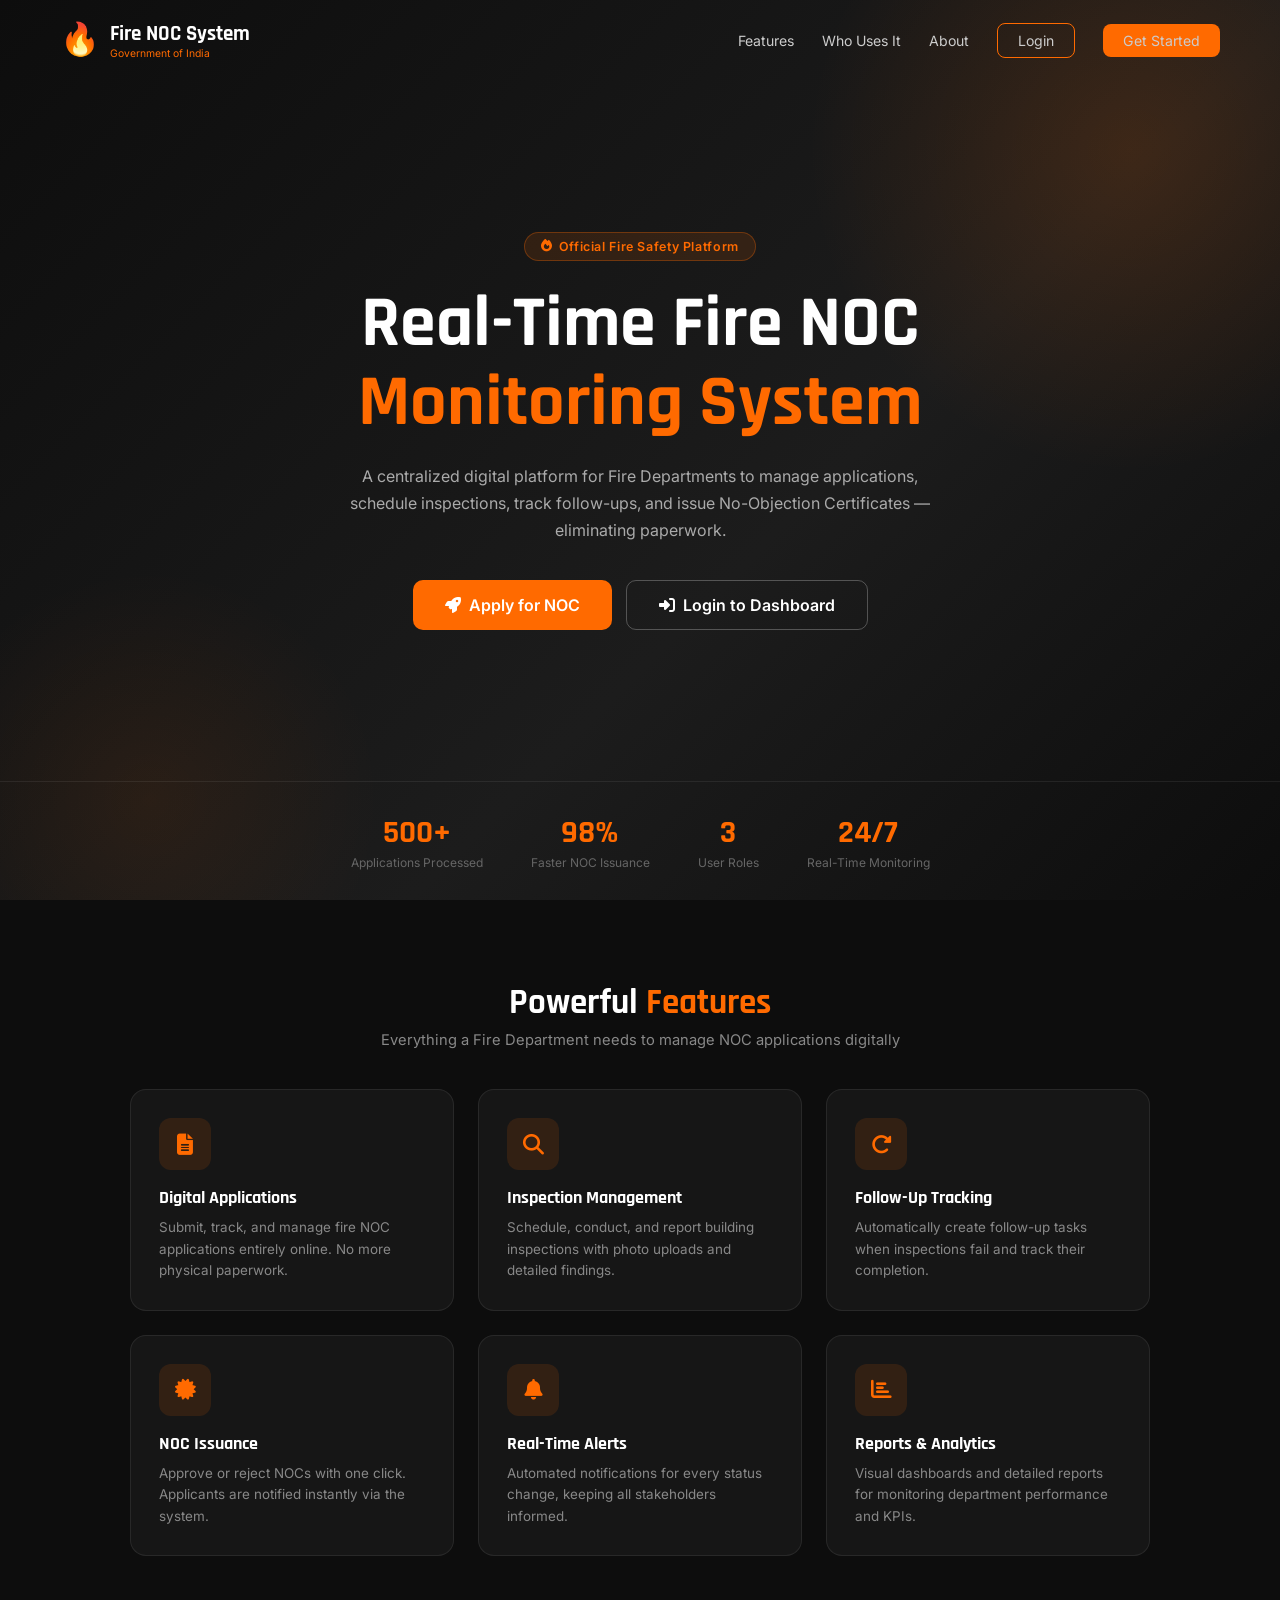
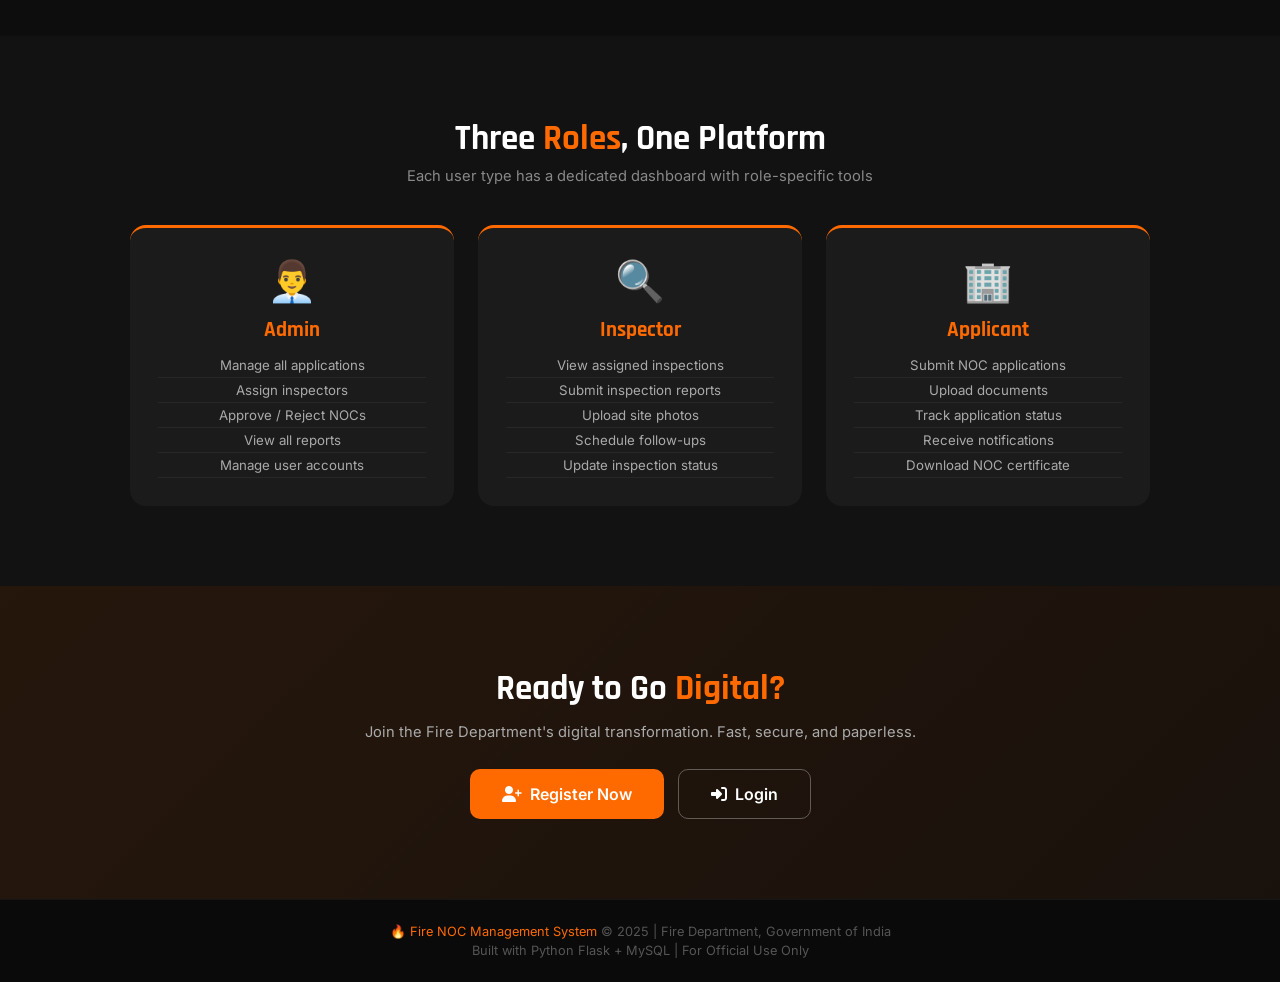
<file: frontend/index.html>
<!DOCTYPE html>
<html lang="en">
<head>
  <meta charset="UTF-8">
  <meta name="viewport" content="width=device-width,initial-scale=1">
  <title>Fire NOC System | Fire Department Management</title>
  <link rel="stylesheet" href="css/style.css">
  <link rel="stylesheet" href="https://cdnjs.cloudflare.com/ajax/libs/font-awesome/6.4.0/css/all.min.css">
  <style>
    body { margin:0; background:#0d0d0d; color:#fff; font-family:'Inter',sans-serif; overflow-x:hidden; }
    /* Hero */
    .hero {
      min-height:100vh; display:flex; flex-direction:column;
      background: linear-gradient(135deg, #0d0d0d 0%, #1c1c1c 60%, #0d0d0d 100%);
      position:relative; overflow:hidden;
    }
    .hero-bg-glow {
      position:absolute; width:700px; height:700px; border-radius:50%;
      background:radial-gradient(circle, rgba(255,106,0,.15) 0%, transparent 65%);
      top:-200px; right:-200px; pointer-events:none;
    }
    .hero-bg-glow2 {
      position:absolute; width:500px; height:500px; border-radius:50%;
      background:radial-gradient(circle, rgba(255,106,0,.08) 0%, transparent 65%);
      bottom:-150px; left:-100px; pointer-events:none;
    }
    /* Navbar */
    .landing-nav {
      display:flex; align-items:center; justify-content:space-between;
      padding:20px 60px; position:relative; z-index:10;
    }
    .nav-logo { display:flex; align-items:center; gap:10px; }
    .nav-logo .fire { font-size:2rem; }
    .nav-logo span { font-family:'Rajdhani',sans-serif; font-size:1.3rem; font-weight:700; }
    .nav-logo span small { display:block; font-size:.65rem; color:#ff6a00; font-family:'Inter',sans-serif; font-weight:400; }
    .nav-links { display:flex; gap:28px; align-items:center; }
    .nav-links a { color:#ccc; text-decoration:none; font-size:.88rem; transition:color .2s; }
    .nav-links a:hover { color:#ff6a00; }
    .btn-nav-login {
      background:transparent; border:1.5px solid #ff6a00; color:#ff6a00;
      padding:8px 20px; border-radius:8px; font-size:.88rem; cursor:pointer; transition:all .2s;
      text-decoration:none;
    }
    .btn-nav-login:hover { background:#ff6a00; color:#fff; }
    .btn-nav-start {
      background:#ff6a00; color:#fff; border:none;
      padding:8px 20px; border-radius:8px; font-size:.88rem; cursor:pointer; transition:all .2s;
      text-decoration:none;
    }
    .btn-nav-start:hover { background:#cc5200; }

    /* Hero Content */
    .hero-content {
      flex:1; display:flex; flex-direction:column; align-items:center;
      justify-content:center; text-align:center; padding:40px 20px;
      position:relative; z-index:1;
    }
    .hero-badge {
      display:inline-flex; align-items:center; gap:6px;
      background:rgba(255,106,0,.12); border:1px solid rgba(255,106,0,.3);
      color:#ff6a00; padding:6px 16px; border-radius:20px;
      font-size:.78rem; font-weight:600; margin-bottom:24px; letter-spacing:.05em;
    }
    .hero-title {
      font-family:'Rajdhani',sans-serif; font-size:clamp(2.5rem,6vw,4.5rem);
      line-height:1.1; font-weight:700; margin-bottom:20px;
    }
    .hero-title span { color:#ff6a00; }
    .hero-sub { font-size:1rem; color:#aaa; max-width:580px; line-height:1.7; margin-bottom:36px; }
    .hero-btns { display:flex; gap:14px; flex-wrap:wrap; justify-content:center; }
    .btn-hero-primary {
      background:#ff6a00; color:#fff; padding:14px 32px;
      border-radius:10px; font-size:1rem; font-weight:600;
      cursor:pointer; transition:all .25s; text-decoration:none;
      border:none; display:inline-flex; align-items:center; gap:8px;
    }
    .btn-hero-primary:hover { background:#cc5200; transform:translateY(-2px); box-shadow:0 12px 32px rgba(255,106,0,.35); }
    .btn-hero-outline {
      background:transparent; color:#fff; padding:14px 32px;
      border-radius:10px; font-size:1rem; font-weight:600;
      cursor:pointer; transition:all .25s; text-decoration:none;
      border:1.5px solid rgba(255,255,255,.25); display:inline-flex; align-items:center; gap:8px;
    }
    .btn-hero-outline:hover { border-color:#ff6a00; color:#ff6a00; }

    /* Stats bar */
    .stats-bar {
      display:flex; justify-content:center; gap:48px; padding:30px 40px;
      border-top:1px solid rgba(255,255,255,.07); position:relative; z-index:1; flex-wrap:wrap;
    }
    .stat-item { text-align:center; }
    .stat-item .num { font-family:'Rajdhani',sans-serif; font-size:2rem; color:#ff6a00; font-weight:700; }
    .stat-item .lbl { font-size:.75rem; color:#666; margin-top:2px; }

    /* Features */
    .section { padding:80px 40px; max-width:1100px; margin:0 auto; }
    .section-title { text-align:center; margin-bottom:14px; }
    .section-title h2 { font-family:'Rajdhani',sans-serif; font-size:2.2rem; }
    .section-title h2 span { color:#ff6a00; }
    .section-title p { color:#888; font-size:.92rem; margin-top:6px; }

    .features-grid { display:grid; grid-template-columns:repeat(auto-fit,minmax(280px,1fr)); gap:24px; margin-top:40px; }
    .feature-card {
      background:rgba(255,255,255,.04); border:1px solid rgba(255,255,255,.08);
      border-radius:16px; padding:28px; transition:all .25s;
    }
    .feature-card:hover { background:rgba(255,106,0,.06); border-color:rgba(255,106,0,.25); transform:translateY(-4px); }
    .feature-icon { width:52px; height:52px; border-radius:12px; background:rgba(255,106,0,.12); color:#ff6a00; display:flex; align-items:center; justify-content:center; font-size:1.3rem; margin-bottom:16px; }
    .feature-card h4 { font-family:'Rajdhani',sans-serif; font-size:1.15rem; margin-bottom:8px; }
    .feature-card p  { font-size:.84rem; color:#888; line-height:1.6; }

    /* Roles */
    .roles-grid { display:grid; grid-template-columns:repeat(auto-fit,minmax(260px,1fr)); gap:24px; margin-top:40px; }
    .role-card {
      background:rgba(255,255,255,.04); border-radius:16px; padding:28px;
      border-top:3px solid #ff6a00; text-align:center;
    }
    .role-card .role-icon { font-size:2.5rem; margin-bottom:12px; }
    .role-card h4 { font-family:'Rajdhani',sans-serif; font-size:1.3rem; color:#ff6a00; margin-bottom:10px; }
    .role-card ul { list-style:none; padding:0; }
    .role-card ul li { font-size:.83rem; color:#aaa; padding:4px 0; border-bottom:1px solid rgba(255,255,255,.05); }

    /* CTA */
    .cta-section {
      text-align:center; padding:80px 40px;
      background:linear-gradient(135deg, rgba(255,106,0,.1) 0%, rgba(255,106,0,.05) 100%);
    }
    .cta-section h2 { font-family:'Rajdhani',sans-serif; font-size:2.2rem; margin-bottom:12px; }
    .cta-section p { color:#aaa; font-size:.92rem; margin-bottom:28px; }

    /* Footer */
    footer {
      background:#0a0a0a; border-top:1px solid rgba(255,255,255,.05);
      text-align:center; padding:24px; color:#555; font-size:.8rem;
    }
    footer span { color:#ff6a00; }

    @media(max-width:768px) {
      .landing-nav { padding:16px 20px; }
      .nav-links { display:none; }
      .hero-title { font-size:2.2rem; }
      .stats-bar { gap:24px; }
    }
  </style>
</head>
<body>
  <!-- NAVBAR -->
  <div class="hero">
    <div class="hero-bg-glow"></div>
    <div class="hero-bg-glow2"></div>
    <nav class="landing-nav">
      <div class="nav-logo">
        <span class="fire">🔥</span>
        <span>Fire NOC System <small>Government of India</small></span>
      </div>
      <div class="nav-links">
        <a href="#features">Features</a>
        <a href="#roles">Who Uses It</a>
        <a href="#about">About</a>
        <a href="pages/login.html" class="btn-nav-login">Login</a>
        <a href="pages/register.html" class="btn-nav-start">Get Started</a>
      </div>
    </nav>

    <!-- HERO CONTENT -->
    <div class="hero-content">
      <div class="hero-badge"><i class="fas fa-fire"></i> Official Fire Safety Platform</div>
      <h1 class="hero-title">Real-Time Fire NOC<br><span>Monitoring System</span></h1>
      <p class="hero-sub">
        A centralized digital platform for Fire Departments to manage applications, schedule inspections, track follow-ups, and issue No-Objection Certificates — eliminating paperwork.
      </p>
      <div class="hero-btns">
        <a href="pages/register.html" class="btn-hero-primary"><i class="fas fa-rocket"></i> Apply for NOC</a>
        <a href="pages/login.html" class="btn-hero-outline"><i class="fas fa-sign-in-alt"></i> Login to Dashboard</a>
      </div>
    </div>

    <!-- STATS BAR -->
    <div class="stats-bar">
      <div class="stat-item"><div class="num">500+</div><div class="lbl">Applications Processed</div></div>
      <div class="stat-item"><div class="num">98%</div><div class="lbl">Faster NOC Issuance</div></div>
      <div class="stat-item"><div class="num">3</div><div class="lbl">User Roles</div></div>
      <div class="stat-item"><div class="num">24/7</div><div class="lbl">Real-Time Monitoring</div></div>
    </div>
  </div>

  <!-- FEATURES -->
  <section class="section" id="features">
    <div class="section-title">
      <h2>Powerful <span>Features</span></h2>
      <p>Everything a Fire Department needs to manage NOC applications digitally</p>
    </div>
    <div class="features-grid">
      <div class="feature-card">
        <div class="feature-icon"><i class="fas fa-file-alt"></i></div>
        <h4>Digital Applications</h4>
        <p>Submit, track, and manage fire NOC applications entirely online. No more physical paperwork.</p>
      </div>
      <div class="feature-card">
        <div class="feature-icon"><i class="fas fa-search"></i></div>
        <h4>Inspection Management</h4>
        <p>Schedule, conduct, and report building inspections with photo uploads and detailed findings.</p>
      </div>
      <div class="feature-card">
        <div class="feature-icon"><i class="fas fa-redo-alt"></i></div>
        <h4>Follow-Up Tracking</h4>
        <p>Automatically create follow-up tasks when inspections fail and track their completion.</p>
      </div>
      <div class="feature-card">
        <div class="feature-icon"><i class="fas fa-certificate"></i></div>
        <h4>NOC Issuance</h4>
        <p>Approve or reject NOCs with one click. Applicants are notified instantly via the system.</p>
      </div>
      <div class="feature-card">
        <div class="feature-icon"><i class="fas fa-bell"></i></div>
        <h4>Real-Time Alerts</h4>
        <p>Automated notifications for every status change, keeping all stakeholders informed.</p>
      </div>
      <div class="feature-card">
        <div class="feature-icon"><i class="fas fa-chart-bar"></i></div>
        <h4>Reports & Analytics</h4>
        <p>Visual dashboards and detailed reports for monitoring department performance and KPIs.</p>
      </div>
    </div>
  </section>

  <!-- ROLES -->
  <section style="background:rgba(255,255,255,.02);padding:80px 0;" id="roles">
    <div class="section" style="padding-top:0;padding-bottom:0">
      <div class="section-title">
        <h2>Three <span>Roles</span>, One Platform</h2>
        <p>Each user type has a dedicated dashboard with role-specific tools</p>
      </div>
      <div class="roles-grid">
        <div class="role-card">
          <div class="role-icon">👨‍💼</div>
          <h4>Admin</h4>
          <ul>
            <li>Manage all applications</li>
            <li>Assign inspectors</li>
            <li>Approve / Reject NOCs</li>
            <li>View all reports</li>
            <li>Manage user accounts</li>
          </ul>
        </div>
        <div class="role-card">
          <div class="role-icon">🔍</div>
          <h4>Inspector</h4>
          <ul>
            <li>View assigned inspections</li>
            <li>Submit inspection reports</li>
            <li>Upload site photos</li>
            <li>Schedule follow-ups</li>
            <li>Update inspection status</li>
          </ul>
        </div>
        <div class="role-card">
          <div class="role-icon">🏢</div>
          <h4>Applicant</h4>
          <ul>
            <li>Submit NOC applications</li>
            <li>Upload documents</li>
            <li>Track application status</li>
            <li>Receive notifications</li>
            <li>Download NOC certificate</li>
          </ul>
        </div>
      </div>
    </div>
  </section>

  <!-- CTA -->
  <section class="cta-section" id="about">
    <h2>Ready to Go <span style="color:#ff6a00">Digital?</span></h2>
    <p>Join the Fire Department's digital transformation. Fast, secure, and paperless.</p>
    <div style="display:flex;gap:14px;justify-content:center;flex-wrap:wrap">
      <a href="pages/register.html" class="btn-hero-primary"><i class="fas fa-user-plus"></i> Register Now</a>
      <a href="pages/login.html" class="btn-hero-outline" style="color:#fff;border-color:rgba(255,255,255,.3)"><i class="fas fa-sign-in-alt"></i> Login</a>
    </div>
  </section>

  <!-- FOOTER -->
  <footer>
    <p>🔥 <span>Fire NOC Management System</span> &copy; 2025 | Fire Department, Government of India</p>
    <p style="margin-top:4px">Built with Python Flask + MySQL | For Official Use Only</p>
  </footer>
</body>
</html>
</file>
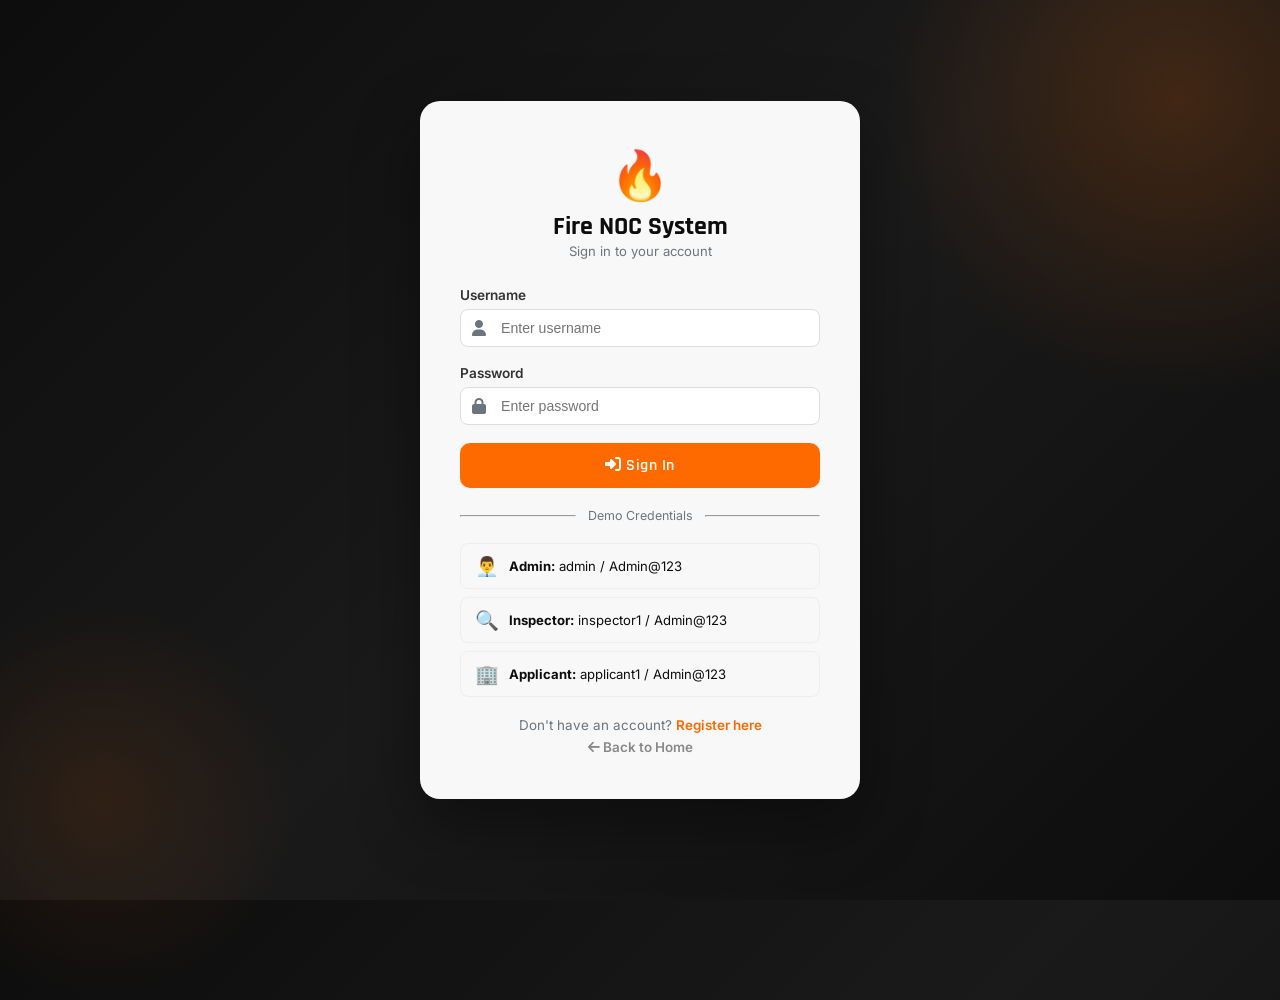
<file: frontend/pages/application-status.html>
<!DOCTYPE html>
<html lang="en">
<head>
  <meta charset="UTF-8"><meta name="viewport" content="width=device-width,initial-scale=1">
  <title>Application Status | Fire NOC System</title>
  <link rel="stylesheet" href="../css/style.css">
  <link rel="stylesheet" href="https://cdnjs.cloudflare.com/ajax/libs/font-awesome/6.4.0/css/all.min.css">
</head>
<body>
<div class="main-content" id="mainContent">
  <div class="page-content">

    <!-- Status tracker search -->
    <div class="card" style="margin-bottom:20px">
      <div class="card-body">
        <div style="display:flex;gap:12px;align-items:flex-end;flex-wrap:wrap">
          <div style="flex:1;min-width:200px">
            <label class="form-label">Track Application by ID</label>
            <input type="number" class="form-control" id="trackId" placeholder="Enter Application ID">
          </div>
          <button class="btn-primary-custom" onclick="trackApplication()"><i class="fas fa-search"></i> Track</button>
        </div>
      </div>
    </div>

    <!-- Timeline tracker result -->
    <div id="trackResult" style="display:none;margin-bottom:20px">
      <div class="card">
        <div class="card-header">
          <h5><i class="fas fa-map-marker-alt" style="color:#ff6a00;margin-right:8px"></i>Application Status Timeline</h5>
        </div>
        <div class="card-body">
          <div style="display:grid;grid-template-columns:1fr 1fr;gap:20px;margin-bottom:24px" id="trackSummary"></div>
          <div class="timeline" id="trackTimeline"></div>
        </div>
      </div>
    </div>

    <!-- All applications -->
    <div class="card">
      <div class="card-header">
        <h5><i class="fas fa-list" style="color:#ff6a00;margin-right:8px"></i>All Applications</h5>
        <div style="display:flex;gap:10px;align-items:center">
          <select class="form-select" id="statusFilter" style="width:auto;padding:8px 12px" onchange="filterByStatus()">
            <option value="">All Status</option>
            <option>Pending</option>
            <option>Under Inspection</option>
            <option>Follow-up Required</option>
            <option>Approved</option>
            <option>Rejected</option>
          </select>
          <input type="text" class="search-input" id="appSearch" placeholder="Search...">
        </div>
      </div>
      <div class="card-body" style="padding:0">
        <div class="table-responsive">
          <table class="data-table" id="appTable">
            <thead><tr><th>#</th><th>Building Name</th><th>Type</th><th>City</th><th>Status</th><th>Priority</th><th>Date</th><th>Action</th></tr></thead>
            <tbody id="appTbody"><tr><td colspan="8" style="text-align:center;padding:30px;color:#999"><i class="fas fa-spinner fa-spin" style="color:#ff6a00"></i> Loading...</td></tr></tbody>
          </table>
        </div>
      </div>
    </div>
  </div>
</div>

<script src="../js/main.js"></script>
<script src="../js/layout.js"></script>
<script>
  const user = getUser();
  if (!user) { window.location.href = 'login.html'; }
  injectLayout(user?.role, 'Application Status');

  let allApps = [];

  async function loadApplications() {
    const res = await apiFetch('/applications');
    if (!res.ok) return;
    allApps = res.data;
    renderTable(allApps);
    filterTable('appSearch', 'appTable');
  }

  function renderTable(data) {
    const tbody = document.getElementById('appTbody');
    if (!data.length) {
      tbody.innerHTML = '<tr><td colspan="8" style="text-align:center;padding:30px;color:#999">No applications found</td></tr>';
      return;
    }
    tbody.innerHTML = data.map(a => `
      <tr>
        <td><strong>#${a.application_id}</strong></td>
        <td>${a.building_name}</td>
        <td>${a.building_type}</td>
        <td>${a.city}</td>
        <td>${statusBadge(a.current_status)}</td>
        <td>${statusBadge(a.priority_level)}</td>
        <td>${fmtDate(a.application_date)}</td>
        <td><button class="btn-icon btn-view" onclick="quickTrack(${a.application_id})" title="Track"><i class="fas fa-map-marker-alt"></i></button></td>
      </tr>`).join('');
  }

  function filterByStatus() {
    const val = document.getElementById('statusFilter').value;
    renderTable(val ? allApps.filter(a => a.current_status === val) : allApps);
  }

  async function trackApplication() {
    const id = document.getElementById('trackId').value;
    if (!id) { showToast('Enter an application ID', 'warning'); return; }
    await quickTrack(parseInt(id));
  }

  async function quickTrack(id) {
    document.getElementById('trackId').value = id;
    const res = await apiFetch('/applications/' + id);
    if (!res.ok) { showToast('Application not found', 'error'); return; }
    const a = res.data;

    // Summary
    document.getElementById('trackSummary').innerHTML = `
      <div><label style="font-size:.72rem;color:#999;text-transform:uppercase">Building</label><div style="font-weight:700;font-size:1.05rem">${a.building_name}</div></div>
      <div><label style="font-size:.72rem;color:#999;text-transform:uppercase">Type</label><div>${a.building_type}</div></div>
      <div><label style="font-size:.72rem;color:#999;text-transform:uppercase">Location</label><div>${a.city}, ${a.state} - ${a.pincode}</div></div>
      <div><label style="font-size:.72rem;color:#999;text-transform:uppercase">Current Status</label><div style="margin-top:4px">${statusBadge(a.current_status)}</div></div>
      <div><label style="font-size:.72rem;color:#999;text-transform:uppercase">Priority</label><div style="margin-top:4px">${statusBadge(a.priority_level)}</div></div>
      <div><label style="font-size:.72rem;color:#999;text-transform:uppercase">Applied On</label><div>${fmtDate(a.application_date)}</div></div>`;

    // Timeline
    const steps = [
      { label:'Application Submitted',  done: true,                                   icon:'fas fa-paper-plane' },
      { label:'Under Review',           done: a.current_status !== 'Pending',          icon:'fas fa-user-check' },
      { label:'Inspection Scheduled',   done: ['Under Inspection','Follow-up Required','Approved','Rejected'].includes(a.current_status), icon:'fas fa-calendar-check' },
      { label:'Inspection Complete',    done: ['Follow-up Required','Approved','Rejected'].includes(a.current_status), icon:'fas fa-search-plus' },
      { label:'NOC Decision',           done: ['Approved','Rejected'].includes(a.current_status), icon:'fas fa-certificate', fail: a.current_status==='Rejected' },
    ];

    document.getElementById('trackTimeline').innerHTML = steps.map(s => `
      <div class="timeline-item">
        <div class="timeline-dot ${s.fail ? 'fail' : s.done ? 'done' : 'wait'}"></div>
        <div class="timeline-content">
          <div class="timeline-title"><i class="${s.icon}" style="color:${s.fail?'#dc3545':s.done?'#28a745':'#aaa'};margin-right:6px"></i>${s.label}</div>
          <div class="timeline-date">${s.done ? (s.fail ? '❌ Rejected' : '✅ Completed') : '⏳ Pending'}</div>
        </div>
      </div>`).join('');

    document.getElementById('trackResult').style.display = 'block';
    document.getElementById('trackResult').scrollIntoView({ behavior:'smooth' });
  }

  loadApplications();
</script>
</body>
</html>
</file>
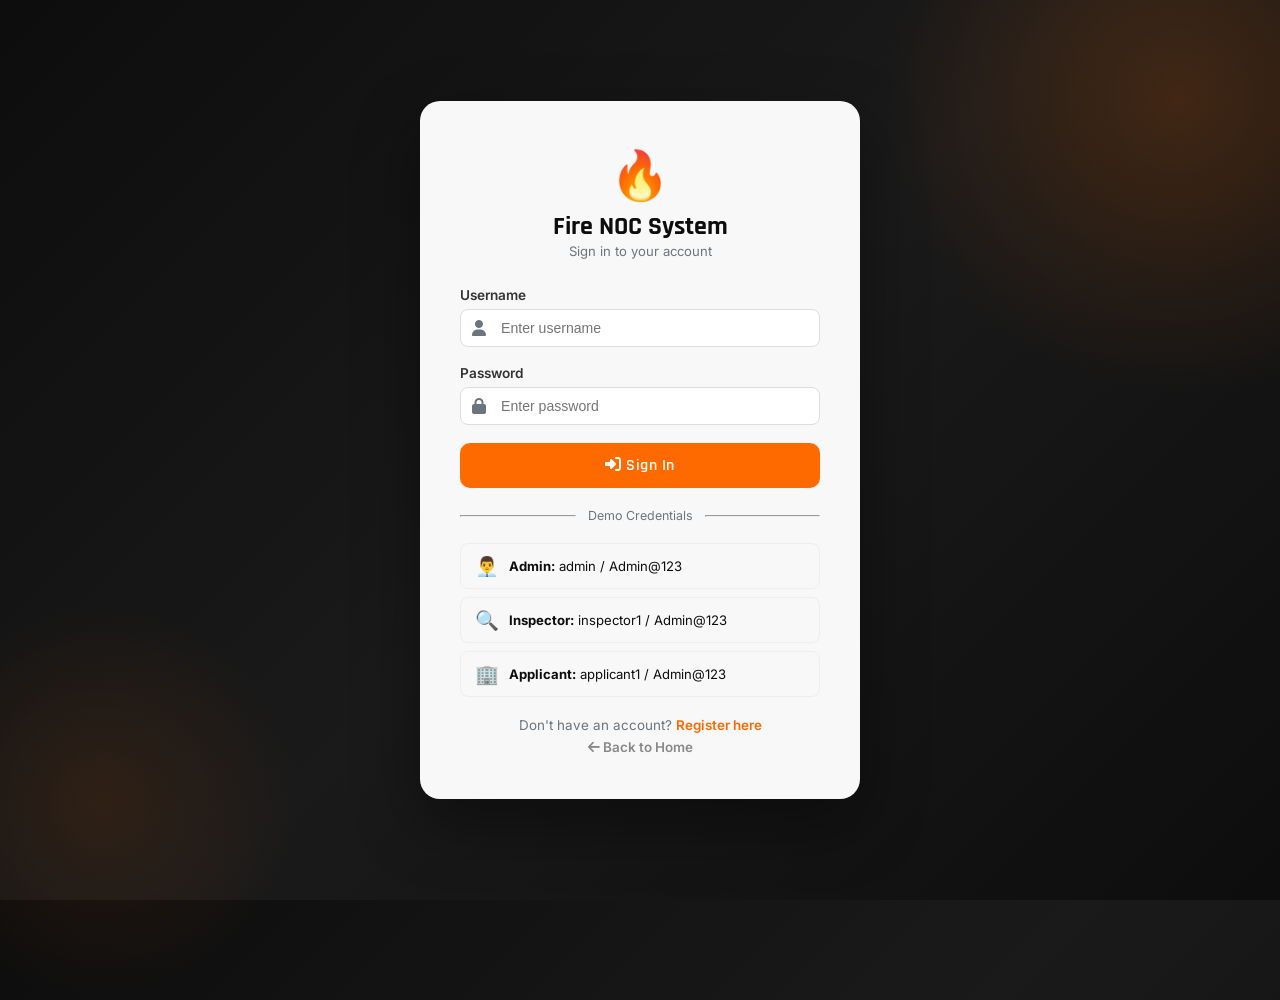
<file: frontend/pages/followup-management.html>
<!DOCTYPE html>
<html lang="en">
<head>
  <meta charset="UTF-8"><meta name="viewport" content="width=device-width,initial-scale=1">
  <title>Follow-Up Management | Fire NOC System</title>
  <link rel="stylesheet" href="../css/style.css">
  <link rel="stylesheet" href="https://cdnjs.cloudflare.com/ajax/libs/font-awesome/6.4.0/css/all.min.css">
</head>
<body>
<div class="main-content" id="mainContent">
  <div class="page-content">
    <div class="card">
      <div class="card-header">
        <h5><i class="fas fa-redo" style="color:#ff6a00;margin-right:8px"></i>Follow-Up Management</h5>
        <div style="display:flex;gap:10px;align-items:center">
          <input type="text" class="search-input" id="fuSearch" placeholder="Search follow-ups...">
          <button class="btn-primary-custom" onclick="openModal('createFuModal')" id="createFuBtn" style="display:none">
            <i class="fas fa-plus"></i> New Follow-Up
          </button>
        </div>
      </div>
      <div class="card-body" style="padding:0">
        <div class="table-responsive">
          <table class="data-table" id="fuTable">
            <thead><tr><th>#</th><th>Inspection ID</th><th>Follow-up Date</th><th>Status</th><th>Remarks</th><th>Actions</th></tr></thead>
            <tbody id="fuTbody"><tr><td colspan="6" style="text-align:center;padding:30px;color:#999"><i class="fas fa-spinner fa-spin" style="color:#ff6a00"></i> Loading...</td></tr></tbody>
          </table>
        </div>
      </div>
    </div>
  </div>
</div>

<!-- Create Follow-Up Modal -->
<div class="modal-overlay" id="createFuModal">
  <div class="modal-box">
    <div class="modal-header">
      <h5>Create Follow-Up</h5>
      <button class="modal-close" onclick="closeModal('createFuModal')">&times;</button>
    </div>
    <div class="modal-body">
      <div class="form-group">
        <label class="form-label">Inspection ID *</label>
        <input type="number" class="form-control" id="fuInspId" placeholder="Enter inspection ID" required>
      </div>
      <div class="form-group">
        <label class="form-label">Follow-Up Date *</label>
        <input type="datetime-local" class="form-control" id="fuDate" required>
      </div>
      <div class="form-group">
        <label class="form-label">Remarks</label>
        <textarea class="form-control" id="fuRemarks" rows="3" placeholder="What needs to be checked?"></textarea>
      </div>
    </div>
    <div class="modal-footer">
      <button class="btn-primary-custom" onclick="createFollowup()"><i class="fas fa-save"></i> Create</button>
      <button class="btn-sm-custom" style="background:#eee" onclick="closeModal('createFuModal')">Cancel</button>
    </div>
  </div>
</div>

<!-- Update Follow-Up Modal -->
<div class="modal-overlay" id="updateFuModal">
  <div class="modal-box">
    <div class="modal-header">
      <h5>Update Follow-Up</h5>
      <button class="modal-close" onclick="closeModal('updateFuModal')">&times;</button>
    </div>
    <div class="modal-body">
      <input type="hidden" id="editFuId">
      <div class="form-group">
        <label class="form-label">Status</label>
        <select class="form-select" id="editFuStatus">
          <option>Pending</option><option>Completed</option><option>Skipped</option>
        </select>
      </div>
      <div class="form-group">
        <label class="form-label">Remarks</label>
        <textarea class="form-control" id="editFuRemarks" rows="3"></textarea>
      </div>
    </div>
    <div class="modal-footer">
      <button class="btn-primary-custom" onclick="updateFollowup()"><i class="fas fa-save"></i> Update</button>
      <button class="btn-sm-custom" style="background:#eee" onclick="closeModal('updateFuModal')">Cancel</button>
    </div>
  </div>
</div>

<script src="../js/main.js"></script>
<script src="../js/layout.js"></script>
<script>
  const user = getUser();
  if (!user) { window.location.href='login.html'; }
  injectLayout(user?.role,'Follow-Up Management');
  if (['admin','inspector'].includes(user?.role)) document.getElementById('createFuBtn').style.display='flex';

  async function loadFollowups() {
    const res = await apiFetch('/followups');
    if (!res.ok) return;
    const tbody = document.getElementById('fuTbody');
    if (!res.data.length) {
      tbody.innerHTML = '<tr><td colspan="6" style="text-align:center;padding:30px;color:#999">No follow-ups found</td></tr>';
      return;
    }
    tbody.innerHTML = res.data.map(f => `
      <tr>
        <td>#${f.followup_id}</td>
        <td>Inspection #${f.inspection_id}</td>
        <td>${fmtDate(f.followup_date)}</td>
        <td>${statusBadge(f.followup_status)}</td>
        <td>${f.followup_remarks||'—'}</td>
        <td>
          ${['admin','inspector'].includes(user?.role) ? `<button class="btn-icon btn-edit" onclick="openEdit(${f.followup_id},'${f.followup_status}','${(f.followup_remarks||'').replace(/'/g,"\\'")}')"><i class="fas fa-edit"></i></button>` : '—'}
        </td>
      </tr>`).join('');
    filterTable('fuSearch','fuTable');
  }

  async function createFollowup() {
    const dt = document.getElementById('fuDate').value.replace('T',' ') + ':00';
    const body = {
      inspection_id:    parseInt(document.getElementById('fuInspId').value),
      followup_date:    dt,
      followup_remarks: document.getElementById('fuRemarks').value
    };
    if (!body.inspection_id) { showToast('Inspection ID required','warning'); return; }
    const res = await apiFetch('/followups', { method:'POST', body: JSON.stringify(body) });
    if (res.ok) { showToast('Follow-up created!','success'); closeModal('createFuModal'); loadFollowups(); }
    else showToast(res.data.error||'Failed','error');
  }

  function openEdit(id, status, remarks) {
    document.getElementById('editFuId').value      = id;
    document.getElementById('editFuStatus').value  = status;
    document.getElementById('editFuRemarks').value = remarks;
    openModal('updateFuModal');
  }

  async function updateFollowup() {
    const id = document.getElementById('editFuId').value;
    const res = await apiFetch('/followups/'+id, {
      method:'PUT',
      body: JSON.stringify({
        followup_status:  document.getElementById('editFuStatus').value,
        followup_remarks: document.getElementById('editFuRemarks').value
      })
    });
    if (res.ok) { showToast('Follow-up updated!','success'); closeModal('updateFuModal'); loadFollowups(); }
    else showToast(res.data.error||'Failed','error');
  }

  loadFollowups();
</script>
</body>
</html>
</file>
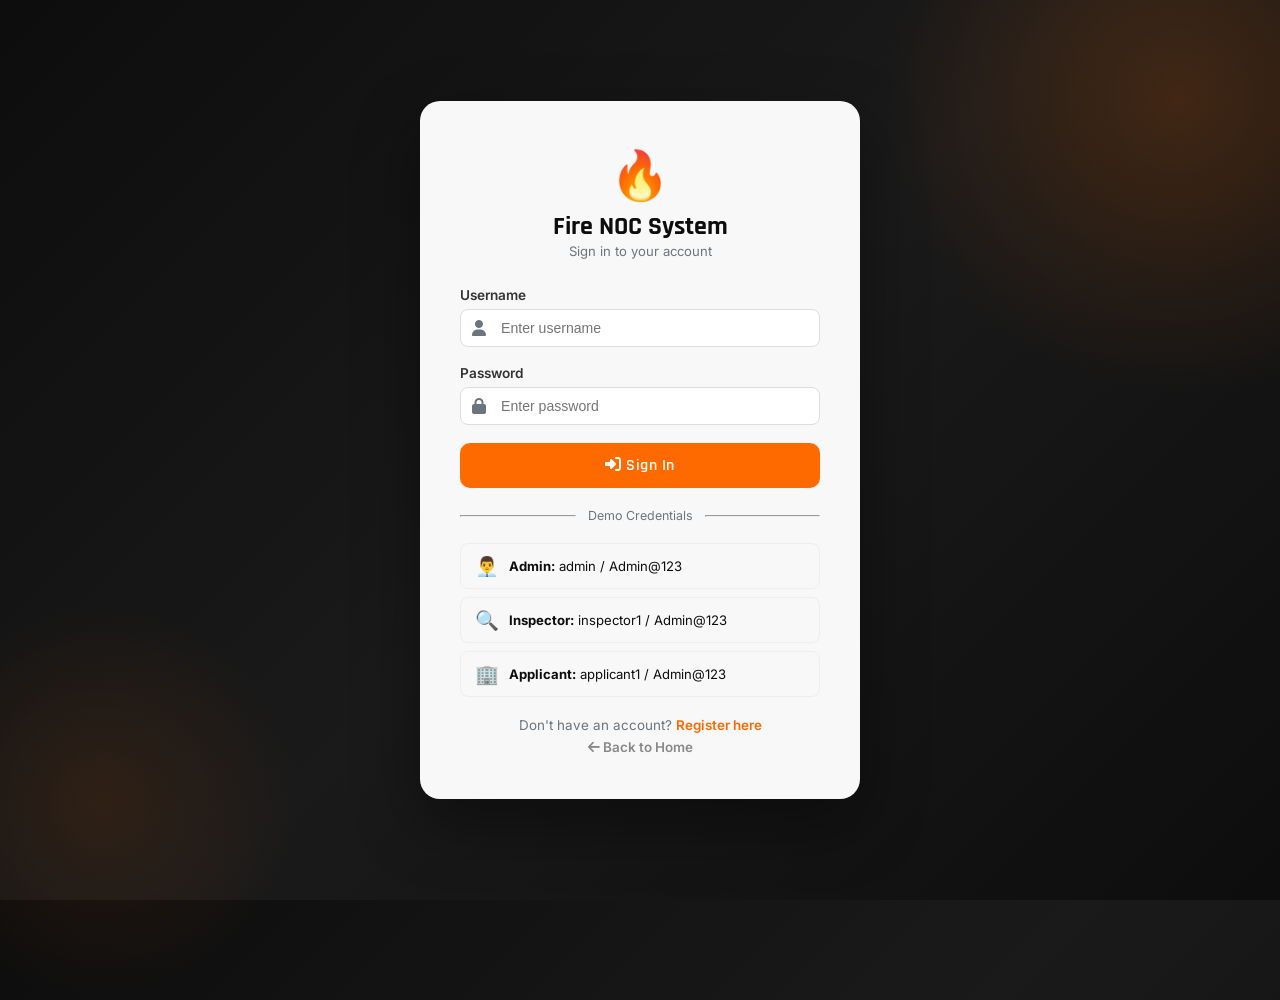
<file: frontend/pages/login.html>
<!DOCTYPE html>
<html lang="en">
<head>
  <meta charset="UTF-8">
  <meta name="viewport" content="width=device-width,initial-scale=1">
  <title>Login | Fire NOC System</title>
  <link rel="stylesheet" href="../css/style.css">
  <link rel="stylesheet" href="../css/auth.css">
  <link rel="stylesheet" href="https://cdnjs.cloudflare.com/ajax/libs/font-awesome/6.4.0/css/all.min.css">
</head>
<body class="auth-body">
  <div class="auth-card">
    <div class="auth-logo">
      <span class="fire-icon">🔥</span>
      <h2>Fire NOC System</h2>
      <p>Sign in to your account</p>
    </div>

    <form id="loginForm">
      <div class="form-group">
        <label class="form-label">Username</label>
        <div class="input-group">
          <i class="fas fa-user input-icon"></i>
          <input type="text" class="form-control" id="username" placeholder="Enter username" required>
        </div>
        <span class="form-error">Username is required</span>
      </div>

      <div class="form-group">
        <label class="form-label">Password</label>
        <div class="input-group">
          <i class="fas fa-lock input-icon"></i>
          <input type="password" class="form-control" id="password" placeholder="Enter password" required>
        </div>
        <span class="form-error">Password is required</span>
      </div>

      <div id="loginError" style="display:none;background:rgba(220,53,69,.1);color:#dc3545;padding:10px 14px;border-radius:8px;font-size:.84rem;margin-bottom:14px;border-left:3px solid #dc3545"></div>

      <button type="submit" class="btn-auth" id="loginBtn">
        <span id="loginBtnText"><i class="fas fa-sign-in-alt"></i> Sign In</span>
        <span id="loginBtnLoading" style="display:none"><i class="fas fa-spinner fa-spin"></i> Signing in...</span>
      </button>
    </form>

    <div class="auth-divider"><hr><span>Demo Credentials</span><hr></div>

    <div style="display:grid;gap:8px;margin-bottom:16px">
      <div onclick="fillCredentials('admin','Admin@123')" style="cursor:pointer;background:#f8f8f8;border:1px solid #eee;border-radius:8px;padding:10px 14px;font-size:.82rem;display:flex;align-items:center;gap:10px;transition:all .2s" onmouseover="this.style.borderColor='#ff6a00'" onmouseout="this.style.borderColor='#eee'">
        <span style="font-size:1.2rem">👨‍💼</span>
        <div><strong>Admin:</strong> admin / Admin@123</div>
      </div>
      <div onclick="fillCredentials('inspector1','Admin@123')" style="cursor:pointer;background:#f8f8f8;border:1px solid #eee;border-radius:8px;padding:10px 14px;font-size:.82rem;display:flex;align-items:center;gap:10px;transition:all .2s" onmouseover="this.style.borderColor='#ff6a00'" onmouseout="this.style.borderColor='#eee'">
        <span style="font-size:1.2rem">🔍</span>
        <div><strong>Inspector:</strong> inspector1 / Admin@123</div>
      </div>
      <div onclick="fillCredentials('applicant1','Admin@123')" style="cursor:pointer;background:#f8f8f8;border:1px solid #eee;border-radius:8px;padding:10px 14px;font-size:.82rem;display:flex;align-items:center;gap:10px;transition:all .2s" onmouseover="this.style.borderColor='#ff6a00'" onmouseout="this.style.borderColor='#eee'">
        <span style="font-size:1.2rem">🏢</span>
        <div><strong>Applicant:</strong> applicant1 / Admin@123</div>
      </div>
    </div>

    <div class="auth-footer">
      Don't have an account? <a href="register.html">Register here</a>
    </div>
    <div class="auth-footer" style="margin-top:6px">
      <a href="../index.html" style="color:#888"><i class="fas fa-arrow-left"></i> Back to Home</a>
    </div>
  </div>

  <div id="toastContainer" class="toast-container"></div>
  <script src="../js/main.js"></script>
  <script>
    // Redirect if already logged in
    if (getToken() && getUser()) redirectByRole(getUser().role);

    function fillCredentials(u, p) {
      document.getElementById('username').value = u;
      document.getElementById('password').value = p;
    }

    document.getElementById('loginForm').addEventListener('submit', async function(e) {
      e.preventDefault();
      const username = document.getElementById('username').value.trim();
      const password = document.getElementById('password').value;
      const errEl = document.getElementById('loginError');
      errEl.style.display = 'none';

      if (!username || !password) { showToast('Please fill all fields','error'); return; }

      document.getElementById('loginBtnText').style.display = 'none';
      document.getElementById('loginBtnLoading').style.display = 'inline';
      document.getElementById('loginBtn').disabled = true;

      const res = await apiFetch('/login', {
        method:'POST',
        body: JSON.stringify({ username, password })
      });

      document.getElementById('loginBtnText').style.display = 'inline';
      document.getElementById('loginBtnLoading').style.display = 'none';
      document.getElementById('loginBtn').disabled = false;

      if (res.ok) {
        setAuth(res.data.token, res.data.user);
        showToast('Login successful! Redirecting...','success');
        setTimeout(() => redirectByRole(res.data.user.role), 800);
      } else {
        errEl.textContent = res.data.error || 'Login failed';
        errEl.style.display = 'block';
        showToast(res.data.error || 'Login failed','error');
      }
    });
  </script>
</body>
</html>
</file>
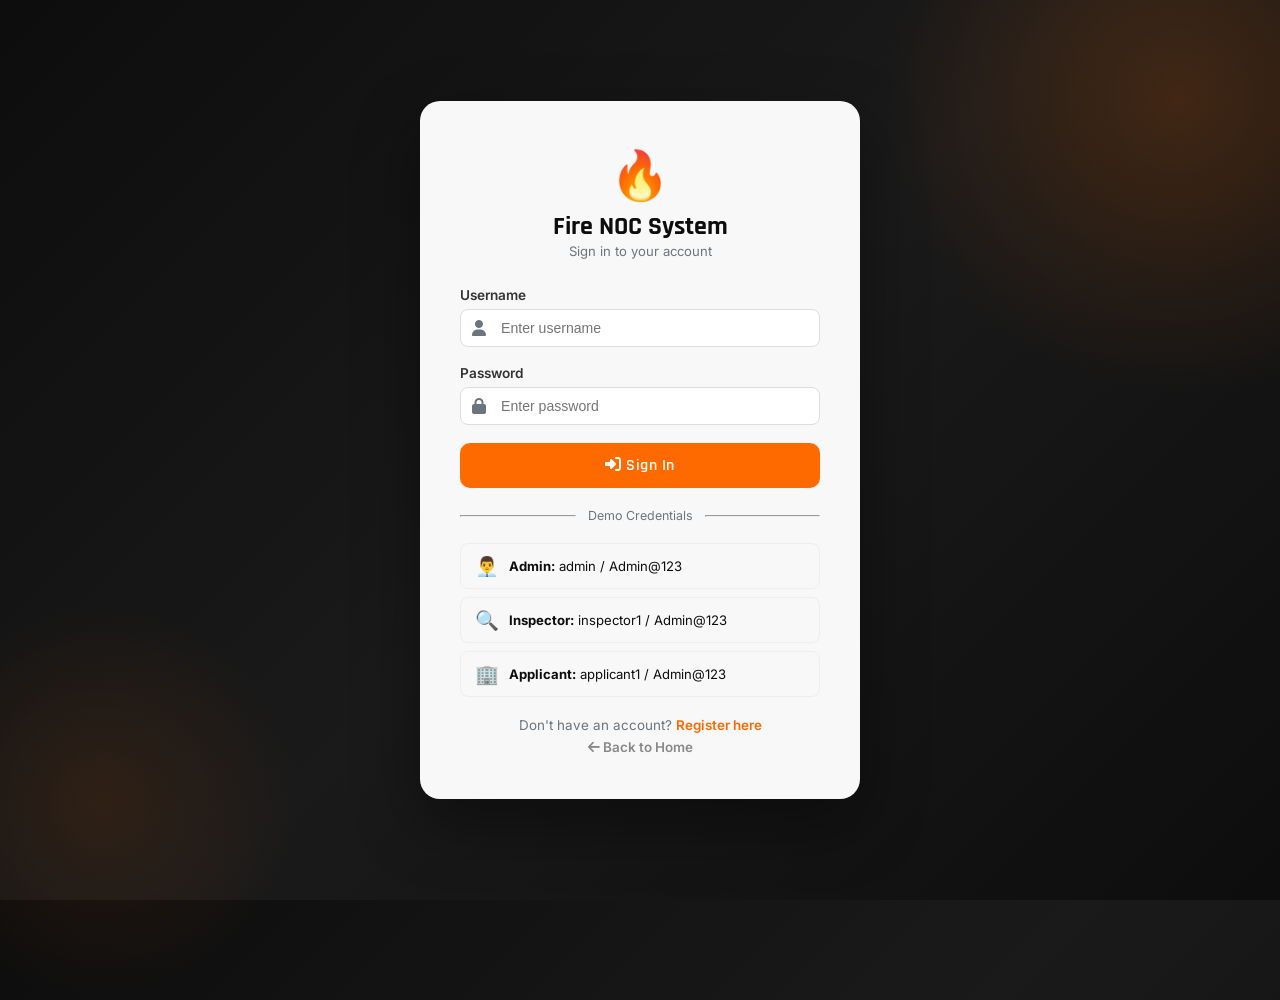
<file: frontend/pages/notifications.html>
<!DOCTYPE html>
<html lang="en">
<head>
  <meta charset="UTF-8"><meta name="viewport" content="width=device-width,initial-scale=1">
  <title>Notifications | Fire NOC System</title>
  <link rel="stylesheet" href="../css/style.css">
  <link rel="stylesheet" href="https://cdnjs.cloudflare.com/ajax/libs/font-awesome/6.4.0/css/all.min.css">
</head>
<body>
<div class="main-content" id="mainContent">
  <div class="page-content">
    <div style="max-width:760px;margin:0 auto">
      <div style="display:flex;align-items:center;justify-content:space-between;margin-bottom:20px">
        <div>
          <h4 style="font-family:'Rajdhani',sans-serif">Notifications <span id="unreadCount" style="font-size:1rem;color:#ff6a00"></span></h4>
          <p style="font-size:.84rem;color:#999;margin-top:2px">Stay updated with your application activity</p>
        </div>
        <button class="btn-primary-custom" onclick="markAllRead()"><i class="fas fa-check-double"></i> Mark All Read</button>
      </div>

      <!-- Filter tabs -->
      <div style="display:flex;gap:8px;margin-bottom:20px">
        <button class="filter-btn active" onclick="filterNotifs('all',this)" style="padding:7px 18px;border-radius:20px;border:1.5px solid #ff6a00;background:#ff6a00;color:#fff;cursor:pointer;font-size:.83rem;transition:all .2s">All</button>
        <button class="filter-btn" onclick="filterNotifs('Unread',this)" style="padding:7px 18px;border-radius:20px;border:1.5px solid #ddd;background:#fff;color:#666;cursor:pointer;font-size:.83rem;transition:all .2s">Unread</button>
        <button class="filter-btn" onclick="filterNotifs('Read',this)" style="padding:7px 18px;border-radius:20px;border:1.5px solid #ddd;background:#fff;color:#666;cursor:pointer;font-size:.83rem;transition:all .2s">Read</button>
      </div>

      <div id="notifList"><div style="text-align:center;padding:40px;color:#999"><i class="fas fa-spinner fa-spin" style="color:#ff6a00;font-size:1.5rem"></i><p style="margin-top:12px">Loading notifications...</p></div></div>
    </div>
  </div>
</div>

<script src="../js/main.js"></script>
<script src="../js/layout.js"></script>
<script>
  const user = getUser();
  if (!user) { window.location.href = 'login.html'; }
  injectLayout(user?.role, 'Notifications');

  let allNotifs = [];

  async function loadNotifications() {
    const res = await apiFetch('/notifications/' + user.id);
    if (!res.ok) { showToast('Failed to load notifications', 'error'); return; }
    allNotifs = res.data;
    const unread = allNotifs.filter(n => n.status === 'Unread').length;
    document.getElementById('unreadCount').textContent = unread > 0 ? `(${unread} unread)` : '';
    renderNotifs(allNotifs);
  }

  function renderNotifs(list) {
    const container = document.getElementById('notifList');
    if (!list.length) {
      container.innerHTML = `
        <div style="text-align:center;padding:60px 20px;color:#aaa">
          <i class="fas fa-bell-slash" style="font-size:3rem;color:#ddd;display:block;margin-bottom:16px"></i>
          <p style="font-size:.95rem">No notifications yet</p>
        </div>`;
      return;
    }
    container.innerHTML = list.map(n => `
      <div class="notif-item ${n.status === 'Unread' ? 'unread' : 'read'}" id="notif-${n.notification_id}">
        <div class="notif-dot"></div>
        <div style="flex:1">
          <div class="notif-title">${n.title}</div>
          <div class="notif-msg">${n.message}</div>
          <div class="notif-time"><i class="fas fa-clock" style="margin-right:4px"></i>${fmtDate(n.created_at)}</div>
        </div>
        <div style="display:flex;align-items:flex-start">
          ${n.status === 'Unread' ? `<button class="btn-icon btn-view" style="width:auto;padding:4px 10px;font-size:.75rem;border-radius:6px" onclick="markRead(${n.notification_id})">Mark Read</button>` : `<span class="badge badge-read">Read</span>`}
        </div>
      </div>`).join('');
  }

  function filterNotifs(status, btn) {
    document.querySelectorAll('.filter-btn').forEach(b => {
      b.style.background = '#fff'; b.style.color = '#666'; b.style.borderColor = '#ddd';
    });
    btn.style.background = '#ff6a00'; btn.style.color = '#fff'; btn.style.borderColor = '#ff6a00';
    renderNotifs(status === 'all' ? allNotifs : allNotifs.filter(n => n.status === status));
  }

  async function markRead(id) {
    const res = await apiFetch('/notifications/mark-read/' + id, { method: 'PUT' });
    if (res.ok) {
      document.getElementById('notif-' + id)?.classList.remove('unread');
      document.getElementById('notif-' + id)?.classList.add('read');
      showToast('Marked as read', 'success');
      loadNotifications();
    }
  }

  async function markAllRead() {
    const unread = allNotifs.filter(n => n.status === 'Unread');
    if (!unread.length) { showToast('No unread notifications', 'info'); return; }
    await Promise.all(unread.map(n => apiFetch('/notifications/mark-read/' + n.notification_id, { method: 'PUT' })));
    showToast('All notifications marked as read', 'success');
    loadNotifications();
  }

  loadNotifications();
  setInterval(loadNotifications, 15000); // Poll every 15 seconds
</script>
</body>
</html>
</file>
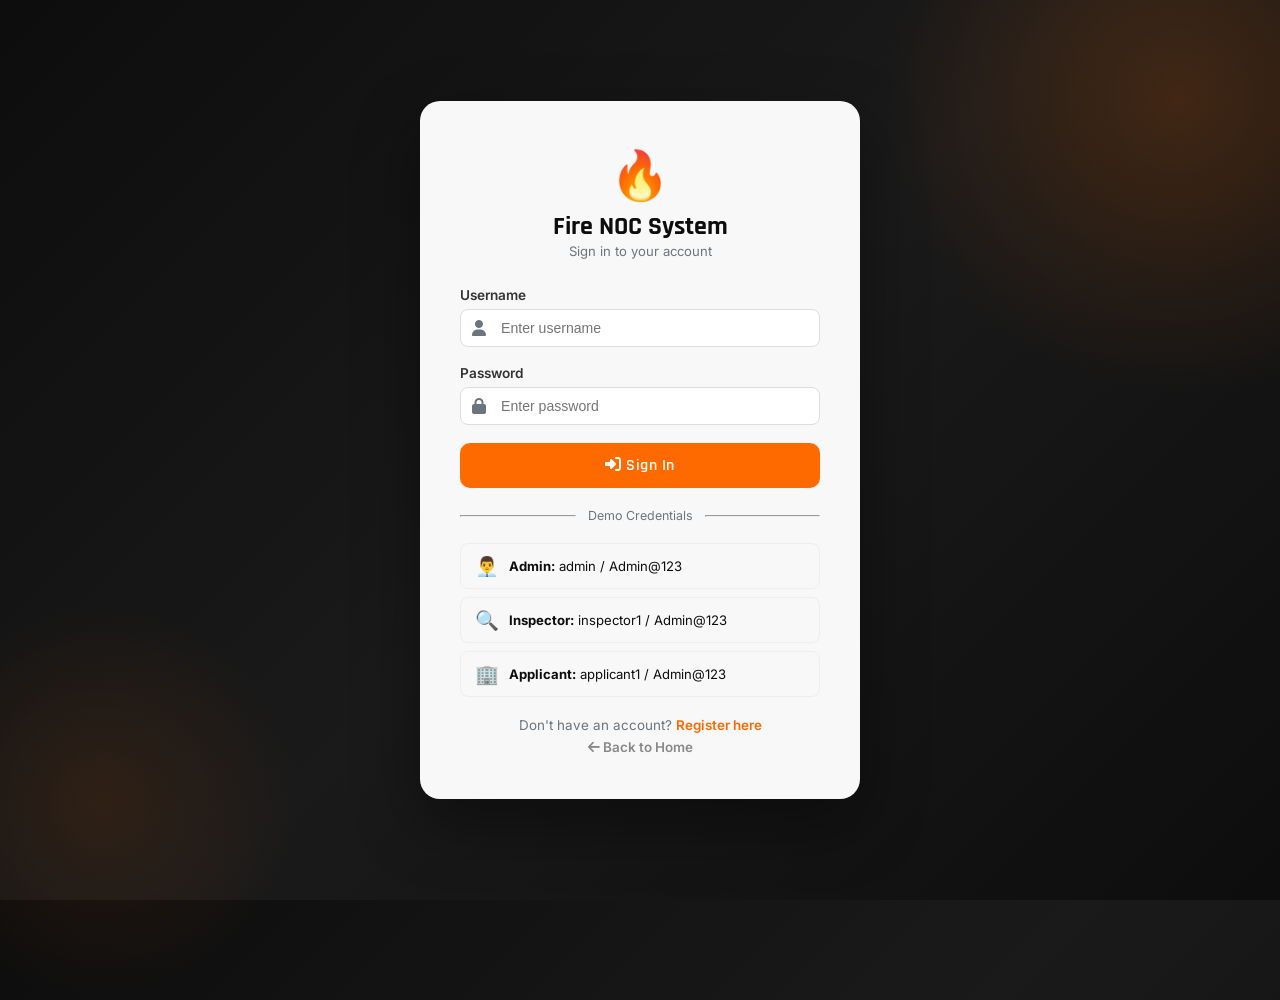
<file: frontend/pages/profile.html>
<!DOCTYPE html>
<html lang="en">
<head>
  <meta charset="UTF-8"><meta name="viewport" content="width=device-width,initial-scale=1">
  <title>My Profile | Fire NOC System</title>
  <link rel="stylesheet" href="../css/style.css">
  <link rel="stylesheet" href="https://cdnjs.cloudflare.com/ajax/libs/font-awesome/6.4.0/css/all.min.css">
</head>
<body>
<div class="main-content" id="mainContent">
  <div class="page-content">
    <div style="max-width:720px;margin:0 auto">

      <!-- Profile header card -->
      <div class="card" style="margin-bottom:20px">
        <div style="background:linear-gradient(135deg,#ff6a00,#cc5200);padding:32px;border-radius:12px 12px 0 0;text-align:center">
          <div style="width:80px;height:80px;border-radius:50%;background:rgba(255,255,255,.2);display:flex;align-items:center;justify-content:center;margin:0 auto 12px;font-size:2.2rem;font-weight:700;color:#fff;border:3px solid rgba(255,255,255,.4)" id="profileAvatar">A</div>
          <h3 style="color:#fff;font-family:'Rajdhani',sans-serif;font-size:1.6rem" id="profileName">Loading...</h3>
          <div style="color:rgba(255,255,255,.75);font-size:.85rem;margin-top:4px" id="profileRole">—</div>
          <div style="color:rgba(255,255,255,.7);font-size:.82rem;margin-top:2px" id="profileEmail">—</div>
        </div>
        <div class="card-body" style="text-align:center;padding:20px">
          <div style="display:flex;justify-content:center;gap:32px;flex-wrap:wrap">
            <div><div id="profileMember" style="font-size:.82rem;color:#999">—</div><div style="font-size:.75rem;color:#aaa">Member Since</div></div>
            <div><div id="profilePhone" style="font-size:.82rem;color:#999">—</div><div style="font-size:.75rem;color:#aaa">Phone</div></div>
            <div><div id="profileStatus" style="font-size:.82rem;color:#28a745"><i class="fas fa-circle" style="font-size:.6rem"></i> Active</div><div style="font-size:.75rem;color:#aaa">Account Status</div></div>
          </div>
        </div>
      </div>

      <!-- Edit Profile -->
      <div class="card" style="margin-bottom:20px">
        <div class="card-header"><h5><i class="fas fa-user-edit" style="color:#ff6a00;margin-right:8px"></i>Edit Profile</h5></div>
        <div class="card-body">
          <form id="profileForm">
            <div style="display:grid;grid-template-columns:1fr 1fr;gap:16px">
              <div class="form-group">
                <label class="form-label">Full Name</label>
                <input type="text" class="form-control" id="editName" placeholder="Full Name" required>
              </div>
              <div class="form-group">
                <label class="form-label">Phone Number</label>
                <input type="tel" class="form-control" id="editPhone" placeholder="9876543210">
              </div>
            </div>
            <div class="form-group">
              <label class="form-label">Email (read-only)</label>
              <input type="email" class="form-control" id="editEmail" readonly style="background:#f8f8f8;color:#999">
            </div>
            <div style="display:flex;gap:12px;justify-content:flex-end;margin-top:8px">
              <button type="submit" class="btn-primary-custom"><i class="fas fa-save"></i> Save Changes</button>
            </div>
          </form>
        </div>
      </div>

      <!-- Change Password -->
      <div class="card">
        <div class="card-header"><h5><i class="fas fa-lock" style="color:#ff6a00;margin-right:8px"></i>Change Password</h5></div>
        <div class="card-body">
          <form id="passwordForm">
            <div style="display:grid;grid-template-columns:1fr 1fr;gap:16px">
              <div class="form-group">
                <label class="form-label">New Password</label>
                <input type="password" class="form-control" id="newPass" placeholder="New password" minlength="6">
              </div>
              <div class="form-group">
                <label class="form-label">Confirm Password</label>
                <input type="password" class="form-control" id="confirmPass" placeholder="Confirm password">
              </div>
            </div>
            <div id="passError" style="display:none;color:#dc3545;font-size:.83rem;margin-bottom:10px"></div>
            <div style="display:flex;gap:12px;justify-content:flex-end">
              <button type="submit" class="btn-primary-custom" style="background:#333"><i class="fas fa-key"></i> Update Password</button>
            </div>
          </form>
        </div>
      </div>

    </div>
  </div>
</div>

<script src="../js/main.js"></script>
<script src="../js/layout.js"></script>
<script>
  const user = getUser();
  if (!user) { window.location.href = 'login.html'; }
  injectLayout(user?.role, 'My Profile');

  async function loadProfile() {
    const res = await apiFetch('/profile');
    if (!res.ok) return;
    const u = res.data;
    document.getElementById('profileAvatar').textContent = u.full_name?.charAt(0).toUpperCase();
    document.getElementById('profileName').textContent   = u.full_name;
    document.getElementById('profileRole').textContent   = u.role.charAt(0).toUpperCase() + u.role.slice(1);
    document.getElementById('profileEmail').textContent  = u.email;
    document.getElementById('profileMember').textContent = fmtDate(u.created_at);
    document.getElementById('profilePhone').textContent  = u.phone_number || '—';
    document.getElementById('editName').value  = u.full_name;
    document.getElementById('editPhone').value = u.phone_number || '';
    document.getElementById('editEmail').value = u.email;
  }

  document.getElementById('profileForm').addEventListener('submit', async function(e) {
    e.preventDefault();
    const res = await apiFetch('/profile', {
      method:'PUT',
      body: JSON.stringify({
        full_name:    document.getElementById('editName').value.trim(),
        phone_number: document.getElementById('editPhone').value.trim()
      })
    });
    if (res.ok) {
      // Update localStorage
      const stored = getUser();
      stored.full_name = res.data.user.full_name;
      localStorage.setItem('fire_noc_user', JSON.stringify(stored));
      showToast('Profile updated successfully!', 'success');
      loadProfile();
    } else showToast(res.data.error || 'Update failed', 'error');
  });

  document.getElementById('passwordForm').addEventListener('submit', async function(e) {
    e.preventDefault();
    const np = document.getElementById('newPass').value;
    const cp = document.getElementById('confirmPass').value;
    const errEl = document.getElementById('passError');
    errEl.style.display = 'none';
    if (!np) { errEl.textContent='Enter new password'; errEl.style.display='block'; return; }
    if (np !== cp) { errEl.textContent='Passwords do not match'; errEl.style.display='block'; return; }
    if (np.length < 6) { errEl.textContent='Password must be at least 6 characters'; errEl.style.display='block'; return; }
    const res = await apiFetch('/profile', { method:'PUT', body: JSON.stringify({ password: np }) });
    if (res.ok) {
      showToast('Password updated! Please login again.', 'success');
      document.getElementById('newPass').value = '';
      document.getElementById('confirmPass').value = '';
      setTimeout(() => { clearAuth(); window.location.href='login.html'; }, 1500);
    } else showToast(res.data.error || 'Failed', 'error');
  });

  loadProfile();
</script>
</body>
</html>
</file>
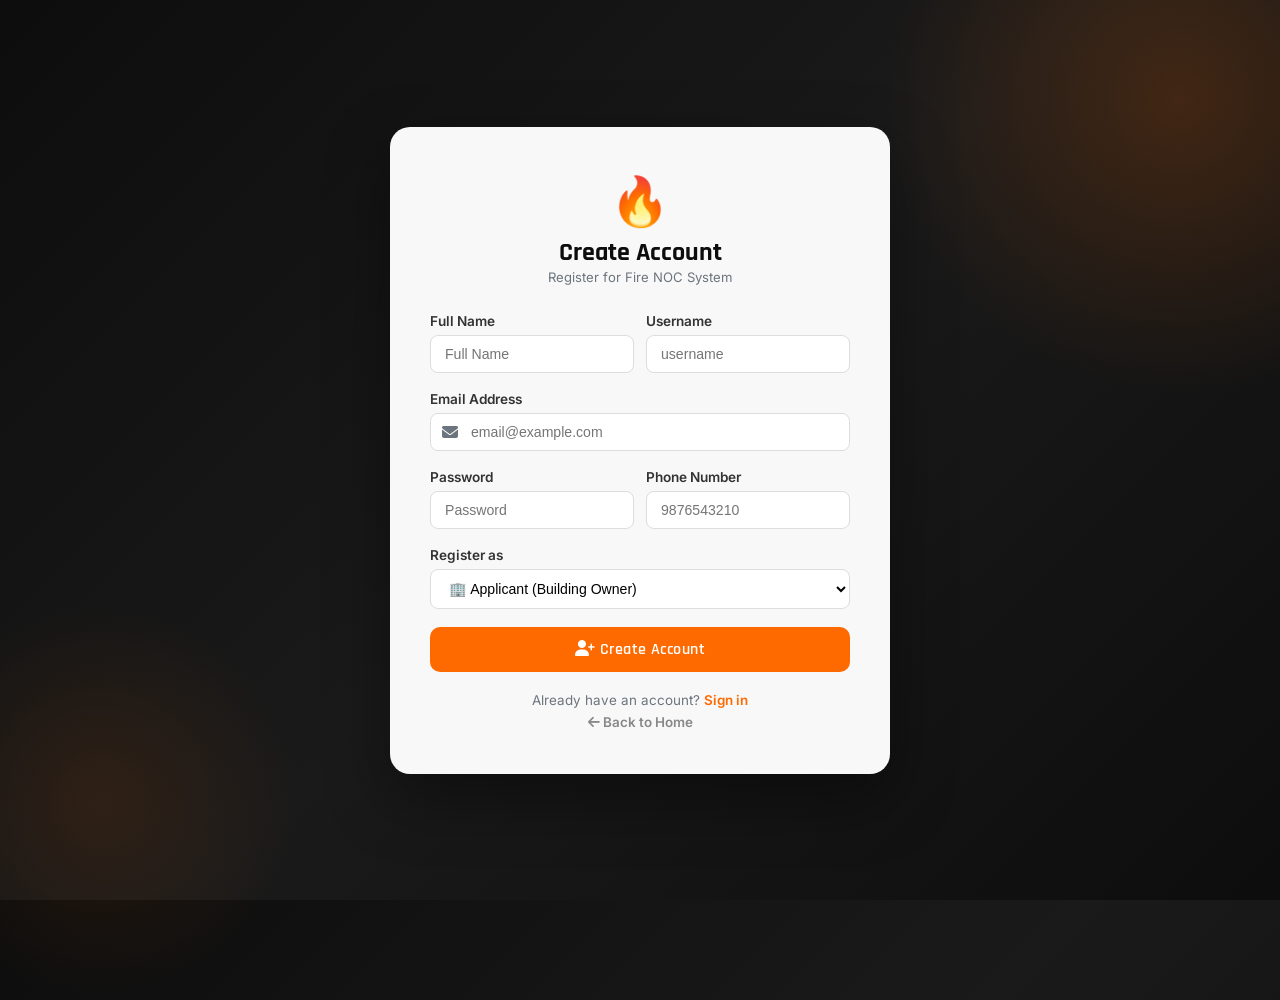
<file: frontend/pages/register.html>
<!DOCTYPE html>
<html lang="en">
<head>
  <meta charset="UTF-8">
  <meta name="viewport" content="width=device-width,initial-scale=1">
  <title>Register | Fire NOC System</title>
  <link rel="stylesheet" href="../css/style.css">
  <link rel="stylesheet" href="../css/auth.css">
  <link rel="stylesheet" href="https://cdnjs.cloudflare.com/ajax/libs/font-awesome/6.4.0/css/all.min.css">
</head>
<body class="auth-body">
  <div class="auth-card" style="max-width:500px">
    <div class="auth-logo">
      <span class="fire-icon">🔥</span>
      <h2>Create Account</h2>
      <p>Register for Fire NOC System</p>
    </div>

    <form id="registerForm">
      <div style="display:grid;grid-template-columns:1fr 1fr;gap:12px">
        <div class="form-group">
          <label class="form-label">Full Name</label>
          <input type="text" class="form-control" id="full_name" placeholder="Full Name" required>
          <span class="form-error">Required</span>
        </div>
        <div class="form-group">
          <label class="form-label">Username</label>
          <input type="text" class="form-control" id="username" placeholder="username" required>
          <span class="form-error">Required</span>
        </div>
      </div>

      <div class="form-group">
        <label class="form-label">Email Address</label>
        <div class="input-group">
          <i class="fas fa-envelope input-icon"></i>
          <input type="email" class="form-control" id="email" placeholder="email@example.com" required>
        </div>
        <span class="form-error">Valid email required</span>
      </div>

      <div style="display:grid;grid-template-columns:1fr 1fr;gap:12px">
        <div class="form-group">
          <label class="form-label">Password</label>
          <input type="password" class="form-control" id="password" placeholder="Password" required>
          <span class="form-error">Required</span>
        </div>
        <div class="form-group">
          <label class="form-label">Phone Number</label>
          <input type="tel" class="form-control" id="phone_number" placeholder="9876543210">
        </div>
      </div>

      <div class="form-group">
        <label class="form-label">Register as</label>
        <select class="form-select" id="role" required>
          <option value="applicant">🏢 Applicant (Building Owner)</option>
          <option value="inspector">🔍 Inspector</option>
          <option value="admin">👨‍💼 Admin</option>
        </select>
      </div>

      <div id="regError" style="display:none;background:rgba(220,53,69,.1);color:#dc3545;padding:10px 14px;border-radius:8px;font-size:.84rem;margin-bottom:14px;border-left:3px solid #dc3545"></div>

      <button type="submit" class="btn-auth" id="regBtn">
        <span id="regBtnText"><i class="fas fa-user-plus"></i> Create Account</span>
        <span id="regBtnLoad" style="display:none"><i class="fas fa-spinner fa-spin"></i> Registering...</span>
      </button>
    </form>

    <div class="auth-footer">
      Already have an account? <a href="login.html">Sign in</a>
    </div>
    <div class="auth-footer" style="margin-top:6px">
      <a href="../index.html" style="color:#888"><i class="fas fa-arrow-left"></i> Back to Home</a>
    </div>
  </div>

  <div id="toastContainer" class="toast-container"></div>
  <script src="../js/main.js"></script>
  <script>
    if (getToken() && getUser()) redirectByRole(getUser().role);

    document.getElementById('registerForm').addEventListener('submit', async function(e) {
      e.preventDefault();
      const errEl = document.getElementById('regError');
      errEl.style.display = 'none';

      const data = {
        full_name:    document.getElementById('full_name').value.trim(),
        username:     document.getElementById('username').value.trim(),
        email:        document.getElementById('email').value.trim(),
        password:     document.getElementById('password').value,
        phone_number: document.getElementById('phone_number').value.trim(),
        role:         document.getElementById('role').value
      };

      for (const [k,v] of Object.entries(data)) {
        if (k !== 'phone_number' && !v) { showToast('Please fill all required fields','error'); return; }
      }

      document.getElementById('regBtnText').style.display = 'none';
      document.getElementById('regBtnLoad').style.display  = 'inline';
      document.getElementById('regBtn').disabled = true;

      const res = await apiFetch('/register', { method:'POST', body: JSON.stringify(data) });

      document.getElementById('regBtnText').style.display = 'inline';
      document.getElementById('regBtnLoad').style.display  = 'none';
      document.getElementById('regBtn').disabled = false;

      if (res.ok) {
        showToast('Account created! Redirecting to login...','success');
        setTimeout(() => window.location.href='login.html', 1200);
      } else {
        errEl.textContent = res.data.error || 'Registration failed';
        errEl.style.display = 'block';
      }
    });
  </script>
</body>
</html>
</file>
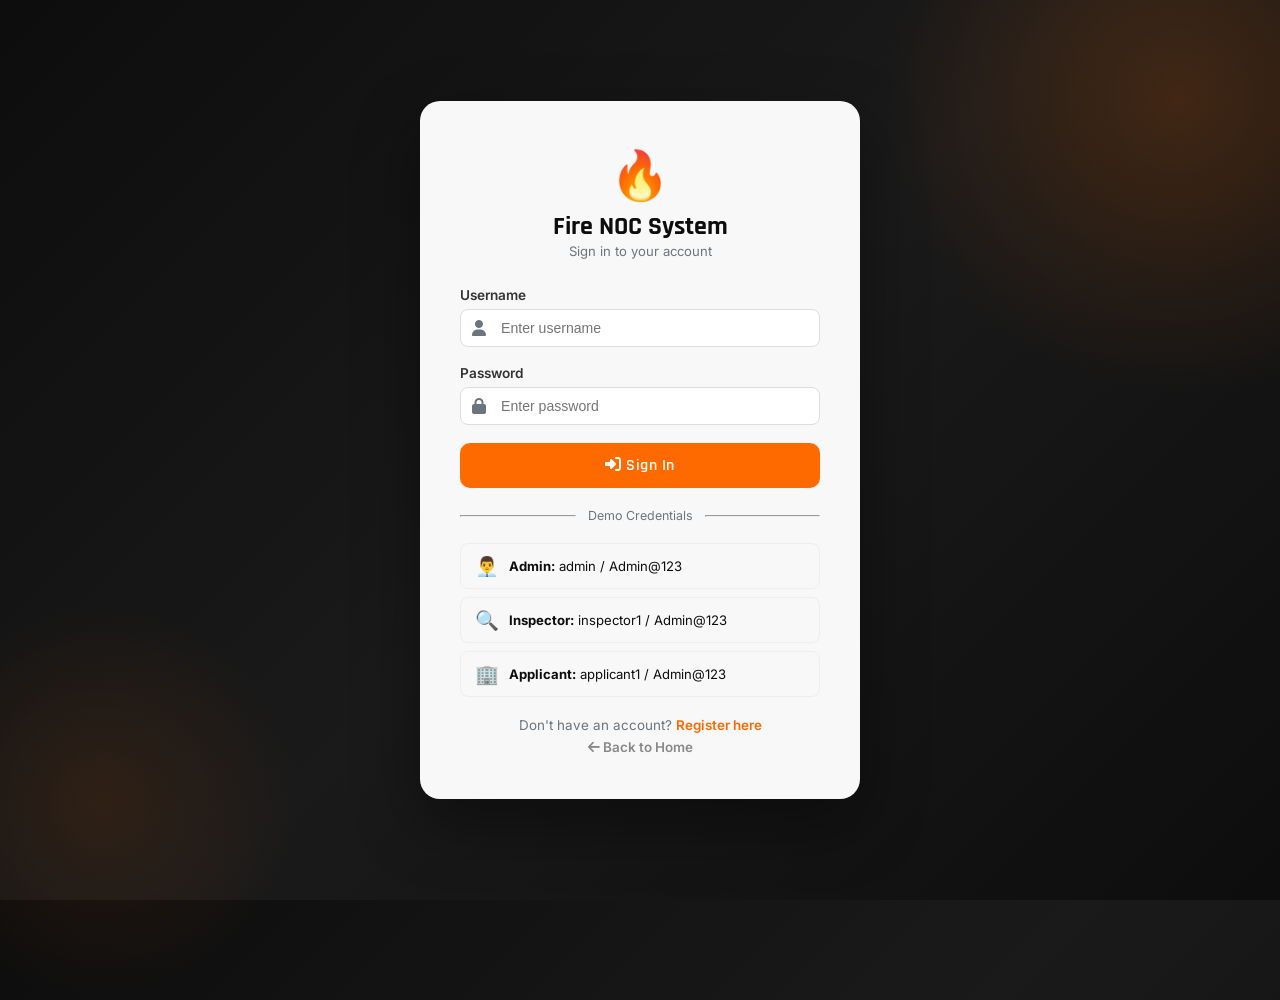
<file: frontend/pages/reports.html>
<!DOCTYPE html>
<html lang="en">
<head>
  <meta charset="UTF-8"><meta name="viewport" content="width=device-width,initial-scale=1">
  <title>Reports | Fire NOC System</title>
  <link rel="stylesheet" href="../css/style.css">
  <link rel="stylesheet" href="https://cdnjs.cloudflare.com/ajax/libs/font-awesome/6.4.0/css/all.min.css">
</head>
<body>
<div class="main-content" id="mainContent">
  <div class="page-content">
    <!-- Summary cards -->
    <div style="display:grid;grid-template-columns:repeat(auto-fit,minmax(180px,1fr));gap:20px;margin-bottom:24px" id="reportStats"></div>

    <!-- Charts row -->
    <div style="display:grid;grid-template-columns:1fr 1fr;gap:20px;margin-bottom:20px">
      <!-- Status Donut -->
      <div class="card">
        <div class="card-header"><h5><i class="fas fa-chart-pie" style="color:#ff6a00;margin-right:8px"></i>Applications by Status</h5></div>
        <div class="card-body" style="display:flex;flex-direction:column;align-items:center">
          <canvas id="statusChart" width="220" height="220"></canvas>
          <div id="statusLegend" style="display:flex;flex-wrap:wrap;gap:10px;margin-top:16px;justify-content:center"></div>
        </div>
      </div>
      <!-- Priority Bar -->
      <div class="card">
        <div class="card-header"><h5><i class="fas fa-chart-bar" style="color:#ff6a00;margin-right:8px"></i>Applications by Priority</h5></div>
        <div class="card-body">
          <div id="priorityBars" style="display:flex;flex-direction:column;gap:16px;margin-top:8px"></div>
        </div>
      </div>
    </div>

    <!-- Inspection summary -->
    <div class="card" style="margin-bottom:20px">
      <div class="card-header"><h5><i class="fas fa-search" style="color:#ff6a00;margin-right:8px"></i>Inspection Summary</h5></div>
      <div class="card-body" style="padding:0">
        <div class="table-responsive">
          <table class="data-table" id="inspSummaryTable">
            <thead><tr><th>#</th><th>Building</th><th>Inspector</th><th>Date</th><th>Status</th><th>Findings</th></tr></thead>
            <tbody id="inspSummaryTbody"><tr><td colspan="6" style="text-align:center;padding:24px;color:#999">Loading...</td></tr></tbody>
          </table>
        </div>
      </div>
    </div>

    <!-- Recent Activity Log -->
    <div class="card">
      <div class="card-header"><h5><i class="fas fa-history" style="color:#ff6a00;margin-right:8px"></i>NOC Records Overview</h5></div>
      <div class="card-body" style="padding:0">
        <div class="table-responsive">
          <table class="data-table">
            <thead><tr><th>#NOC</th><th>Building</th><th>Status</th><th>Approved By</th><th>Issue Date</th><th>Expiry</th></tr></thead>
            <tbody id="nocSummaryTbody"><tr><td colspan="6" style="text-align:center;padding:24px;color:#999">Loading...</td></tr></tbody>
          </table>
        </div>
      </div>
    </div>
  </div>
</div>

<script src="../js/main.js"></script>
<script src="../js/layout.js"></script>
<script>
  const user = getUser();
  if (!user) { window.location.href = 'login.html'; }
  injectLayout(user?.role, 'Reports & Analytics');

  const COLORS = { 'Pending':'#ffc107','Under Inspection':'#17a2b8','Follow-up Required':'#6f42c1','Approved':'#28a745','Rejected':'#dc3545' };
  const PRIORITY_COLORS = { 'High':'#dc3545','Medium':'#ffc107','Low':'#28a745' };

  async function loadReports() {
    const [appRes, inspRes, nocRes] = await Promise.all([
      apiFetch('/applications'),
      apiFetch('/inspections'),
      apiFetch('/noc')
    ]);

    if (!appRes.ok) return;
    const apps  = appRes.data;
    const insps = inspRes.ok ? inspRes.data : [];
    const nocs  = nocRes.ok  ? nocRes.data  : [];

    // Stat cards
    const approved = apps.filter(a => a.current_status === 'Approved').length;
    const rejected = apps.filter(a => a.current_status === 'Rejected').length;
    const pending  = apps.filter(a => a.current_status === 'Pending').length;
    document.getElementById('reportStats').innerHTML = `
      <div class="stat-card"><div class="stat-icon orange"><i class="fas fa-file-alt"></i></div><div><div class="stat-val">${apps.length}</div><div class="stat-lbl">Total Applications</div></div></div>
      <div class="stat-card"><div class="stat-icon green"><i class="fas fa-check"></i></div><div><div class="stat-val">${approved}</div><div class="stat-lbl">NOC Approved</div></div></div>
      <div class="stat-card"><div class="stat-icon red"><i class="fas fa-times"></i></div><div><div class="stat-val">${rejected}</div><div class="stat-lbl">NOC Rejected</div></div></div>
      <div class="stat-card"><div class="stat-icon yellow"><i class="fas fa-clock"></i></div><div><div class="stat-val">${pending}</div><div class="stat-lbl">Pending Review</div></div></div>
      <div class="stat-card"><div class="stat-icon blue"><i class="fas fa-search"></i></div><div><div class="stat-val">${insps.length}</div><div class="stat-lbl">Total Inspections</div></div></div>`;

    // Donut chart (canvas)
    const statusCounts = {};
    apps.forEach(a => statusCounts[a.current_status] = (statusCounts[a.current_status]||0)+1);
    drawDonut(statusCounts, apps.length);

    // Priority bars
    const priorityCounts = { High:0, Medium:0, Low:0 };
    apps.forEach(a => { if(priorityCounts[a.priority_level]!==undefined) priorityCounts[a.priority_level]++; });
    const maxP = Math.max(...Object.values(priorityCounts), 1);
    document.getElementById('priorityBars').innerHTML = Object.entries(priorityCounts).map(([p,c]) => `
      <div>
        <div style="display:flex;justify-content:space-between;margin-bottom:6px">
          <span style="font-size:.84rem;font-weight:600">${statusBadge(p)}</span>
          <span style="font-size:.84rem;color:#666">${c} applications</span>
        </div>
        <div style="background:#f0f0f0;border-radius:8px;height:14px;overflow:hidden">
          <div style="background:${PRIORITY_COLORS[p]};width:${Math.round(c/maxP*100)}%;height:100%;border-radius:8px;transition:width .6s ease"></div>
        </div>
      </div>`).join('');

    // Inspection table
    document.getElementById('inspSummaryTbody').innerHTML = insps.length
      ? insps.slice(0,8).map(i => `<tr>
          <td>#${i.inspection_id}</td>
          <td>${i.building_name}</td>
          <td>${i.inspector_name}</td>
          <td>${fmtDate(i.inspection_date)}</td>
          <td>${statusBadge(i.inspection_status)}</td>
          <td style="max-width:180px;overflow:hidden;text-overflow:ellipsis;white-space:nowrap">${i.findings||'—'}</td>
        </tr>`).join('')
      : '<tr><td colspan="6" style="text-align:center;padding:24px;color:#999">No inspections</td></tr>';

    // NOC summary
    document.getElementById('nocSummaryTbody').innerHTML = nocs.length
      ? nocs.map(n => `<tr>
          <td>#${n.noc_id}</td>
          <td>${n.building_name}</td>
          <td>${statusBadge(n.approval_status)}</td>
          <td>${n.approver_name||'—'}</td>
          <td>${fmtDate(n.issue_date)}</td>
          <td>${fmtDate(n.expiry_date)}</td>
        </tr>`).join('')
      : '<tr><td colspan="6" style="text-align:center;padding:24px;color:#999">No NOC records</td></tr>';
  }

  function drawDonut(counts, total) {
    const canvas = document.getElementById('statusChart');
    const ctx = canvas.getContext('2d');
    const cx = 110, cy = 110, r = 80, ir = 50;
    const entries = Object.entries(counts);
    let startAngle = -Math.PI / 2;
    ctx.clearRect(0, 0, 220, 220);

    entries.forEach(([status, count]) => {
      const slice = (count / total) * 2 * Math.PI;
      ctx.beginPath();
      ctx.moveTo(cx, cy);
      ctx.arc(cx, cy, r, startAngle, startAngle + slice);
      ctx.closePath();
      ctx.fillStyle = COLORS[status] || '#ccc';
      ctx.fill();
      startAngle += slice;
    });

    // Inner circle (donut hole)
    ctx.beginPath();
    ctx.arc(cx, cy, ir, 0, 2 * Math.PI);
    ctx.fillStyle = '#fff';
    ctx.fill();
    ctx.fillStyle = '#333';
    ctx.font = 'bold 28px Rajdhani, sans-serif';
    ctx.textAlign = 'center';
    ctx.textBaseline = 'middle';
    ctx.fillText(total, cx, cy - 6);
    ctx.font = '11px Inter, sans-serif';
    ctx.fillStyle = '#999';
    ctx.fillText('Total', cx, cy + 14);

    // Legend
    document.getElementById('statusLegend').innerHTML = entries.map(([s, c]) => `
      <div style="display:flex;align-items:center;gap:6px;font-size:.78rem">
        <span style="width:10px;height:10px;border-radius:2px;background:${COLORS[s]||'#ccc'};display:inline-block"></span>
        ${s} (${c})
      </div>`).join('');
  }

  loadReports();
</script>
</body>
</html>
</file>
<file: frontend/css/style.css>
/* ============================================================
   FIRE NOC SYSTEM - Main Stylesheet
   Theme: Fire Department | Orange + Black + White
   ============================================================ */

@import url('https://fonts.googleapis.com/css2?family=Rajdhani:wght@400;500;600;700&family=Inter:wght@300;400;500;600&display=swap');

:root {
  --primary:   #ff6a00;
  --primary-d: #cc5200;
  --primary-l: #ff8c33;
  --dark:      #0d0d0d;
  --dark-2:    #1a1a1a;
  --dark-3:    #222;
  --gray:      #6c757d;
  --light-bg:  #f8f8f8;
  --white:     #ffffff;
  --success:   #28a745;
  --danger:    #dc3545;
  --warning:   #ffc107;
  --info:      #17a2b8;
  --sidebar-w: 260px;
  --radius:    12px;
  --shadow:    0 4px 24px rgba(0,0,0,.10);
  --shadow-md: 0 8px 32px rgba(0,0,0,.15);
}

* { margin:0; padding:0; box-sizing:border-box; }

body {
  font-family:'Inter',sans-serif;
  background:var(--light-bg);
  color:var(--dark);
  min-height:100vh;
}

h1,h2,h3,h4,h5,h6 { font-family:'Rajdhani',sans-serif; font-weight:700; }

a { text-decoration:none; color:inherit; }

/* ── Scrollbar ───────────────────────────────────── */
::-webkit-scrollbar { width:6px; }
::-webkit-scrollbar-track { background:#f0f0f0; }
::-webkit-scrollbar-thumb { background:var(--primary); border-radius:4px; }

/* ── Sidebar ─────────────────────────────────────── */
.sidebar {
  position:fixed; top:0; left:0;
  width:var(--sidebar-w); height:100vh;
  background:var(--dark);
  display:flex; flex-direction:column;
  z-index:1000; overflow-y:auto;
  transition:transform .3s ease;
}
.sidebar-brand {
  display:flex; align-items:center; gap:10px;
  padding:20px 20px 16px;
  border-bottom:1px solid rgba(255,106,0,.25);
}
.sidebar-brand img { width:38px; }
.sidebar-brand span { font-family:'Rajdhani',sans-serif; font-size:1.2rem; color:var(--white); font-weight:700; line-height:1.2; }
.sidebar-brand span small { display:block; font-size:.7rem; color:var(--primary); font-family:'Inter',sans-serif; font-weight:400; }

.sidebar-nav { padding:12px 0; flex:1; }
.nav-label { font-size:.65rem; color:var(--gray); text-transform:uppercase; letter-spacing:.1em; padding:12px 20px 4px; }
.sidebar-nav a {
  display:flex; align-items:center; gap:12px;
  padding:10px 20px; color:#ccc;
  font-size:.88rem; transition:all .2s;
}
.sidebar-nav a:hover, .sidebar-nav a.active {
  background:rgba(255,106,0,.12);
  color:var(--primary);
  border-left:3px solid var(--primary);
}
.sidebar-nav a i { width:18px; text-align:center; font-size:.95rem; }

.sidebar-footer {
  padding:16px 20px;
  border-top:1px solid rgba(255,255,255,.08);
}
.sidebar-footer .user-info { display:flex; align-items:center; gap:10px; }
.sidebar-footer .avatar {
  width:38px; height:38px; border-radius:50%;
  background:var(--primary); color:#fff;
  display:flex; align-items:center; justify-content:center;
  font-weight:700; font-size:.95rem;
}
.sidebar-footer .user-name { font-size:.85rem; color:#ddd; font-weight:600; }
.sidebar-footer .user-role { font-size:.72rem; color:var(--primary); text-transform:capitalize; }
.sidebar-footer .btn-logout {
  margin-top:10px; width:100%;
  background:rgba(220,53,69,.15); color:#ff6b6b;
  border:1px solid rgba(220,53,69,.3); border-radius:8px;
  padding:7px; font-size:.8rem; cursor:pointer; transition:all .2s;
}
.sidebar-footer .btn-logout:hover { background:var(--danger); color:#fff; }

/* ── Main Content ────────────────────────────────── */
.main-content {
  margin-left:var(--sidebar-w);
  min-height:100vh;
  display:flex; flex-direction:column;
}

/* ── Top Navbar ──────────────────────────────────── */
.top-navbar {
  background:var(--white);
  box-shadow:0 2px 12px rgba(0,0,0,.06);
  padding:0 24px;
  display:flex; align-items:center; justify-content:space-between;
  height:64px; position:sticky; top:0; z-index:500;
}
.top-navbar .page-title { font-size:1.4rem; color:var(--dark); }
.top-navbar .nav-actions { display:flex; align-items:center; gap:16px; }
.top-navbar .btn-menu { display:none; background:none; border:none; font-size:1.4rem; cursor:pointer; }

.notif-bell {
  position:relative; cursor:pointer;
  background:none; border:none; font-size:1.2rem; color:var(--gray);
}
.notif-bell .badge {
  position:absolute; top:-4px; right:-4px;
  background:var(--primary); color:#fff;
  font-size:.6rem; width:16px; height:16px;
  border-radius:50%; display:flex; align-items:center; justify-content:center;
}

/* ── Page Content ────────────────────────────────── */
.page-content { padding:24px; flex:1; }

/* ── Stat Cards ──────────────────────────────────── */
.stat-card {
  background:var(--white);
  border-radius:var(--radius);
  padding:24px;
  box-shadow:var(--shadow);
  display:flex; align-items:center; gap:20px;
  transition:transform .2s, box-shadow .2s;
}
.stat-card:hover { transform:translateY(-3px); box-shadow:var(--shadow-md); }
.stat-icon {
  width:56px; height:56px; border-radius:14px;
  display:flex; align-items:center; justify-content:center;
  font-size:1.4rem; flex-shrink:0;
}
.stat-icon.orange { background:rgba(255,106,0,.12); color:var(--primary); }
.stat-icon.green  { background:rgba(40,167,69,.12);  color:var(--success); }
.stat-icon.red    { background:rgba(220,53,69,.12);   color:var(--danger); }
.stat-icon.blue   { background:rgba(23,162,184,.12);  color:var(--info); }
.stat-icon.yellow { background:rgba(255,193,7,.15);   color:#d4a000; }
.stat-icon.purple { background:rgba(111,66,193,.12);  color:#6f42c1; }
.stat-val { font-size:2rem; font-family:'Rajdhani',sans-serif; font-weight:700; line-height:1; }
.stat-lbl { font-size:.8rem; color:var(--gray); margin-top:2px; }

/* ── Cards ───────────────────────────────────────── */
.card {
  background:var(--white);
  border-radius:var(--radius);
  box-shadow:var(--shadow);
  overflow:hidden;
}
.card-header {
  padding:16px 20px;
  display:flex; align-items:center; justify-content:space-between;
  border-bottom:1px solid #f0f0f0;
}
.card-header h5 { font-size:1.05rem; color:var(--dark); margin:0; }
.card-body { padding:20px; }

/* ── Tables ──────────────────────────────────────── */
.table-responsive { overflow-x:auto; }
.data-table { width:100%; border-collapse:collapse; font-size:.85rem; }
.data-table th {
  background:#f8f8f8; padding:12px 16px;
  text-align:left; font-weight:600; color:var(--gray);
  text-transform:uppercase; font-size:.72rem; letter-spacing:.05em;
}
.data-table td { padding:12px 16px; border-bottom:1px solid #f4f4f4; vertical-align:middle; }
.data-table tr:hover td { background:#fafafa; }
.data-table tr:last-child td { border-bottom:none; }

/* ── Badges ──────────────────────────────────────── */
.badge {
  display:inline-block; padding:4px 10px;
  border-radius:20px; font-size:.72rem; font-weight:600;
}
.badge-pending       { background:rgba(255,193,7,.15);   color:#856404; }
.badge-inspection    { background:rgba(23,162,184,.15);  color:#0c6474; }
.badge-followup      { background:rgba(111,66,193,.15);  color:#6f42c1; }
.badge-approved      { background:rgba(40,167,69,.15);   color:#155724; }
.badge-rejected      { background:rgba(220,53,69,.15);   color:#721c24; }
.badge-scheduled     { background:rgba(23,162,184,.15);  color:#0c6474; }
.badge-completed     { background:rgba(40,167,69,.15);   color:#155724; }
.badge-failed        { background:rgba(220,53,69,.15);   color:#721c24; }
.badge-inprogress    { background:rgba(255,193,7,.15);   color:#856404; }
.badge-unread        { background:rgba(255,106,0,.12);   color:var(--primary-d); }
.badge-read          { background:#f0f0f0; color:var(--gray); }
.badge-high          { background:rgba(220,53,69,.12);   color:#721c24; }
.badge-medium        { background:rgba(255,193,7,.12);   color:#856404; }
.badge-low           { background:rgba(40,167,69,.12);   color:#155724; }

/* ── Buttons ──────────────────────────────────────── */
.btn-primary-custom {
  background:var(--primary); color:#fff;
  border:none; border-radius:8px; padding:9px 20px;
  font-weight:600; cursor:pointer; transition:all .2s;
  display:inline-flex; align-items:center; gap:6px; font-size:.88rem;
}
.btn-primary-custom:hover { background:var(--primary-d); transform:translateY(-1px); }
.btn-sm-custom {
  padding:5px 12px; border-radius:6px; font-size:.78rem;
  border:none; cursor:pointer; transition:all .2s;
}
.btn-icon {
  width:32px; height:32px; border-radius:8px;
  display:inline-flex; align-items:center; justify-content:center;
  border:none; cursor:pointer; font-size:.85rem; transition:all .2s;
}
.btn-edit   { background:rgba(23,162,184,.12); color:var(--info); }
.btn-delete { background:rgba(220,53,69,.12);  color:var(--danger); }
.btn-view   { background:rgba(255,106,0,.12);  color:var(--primary); }
.btn-approve{ background:rgba(40,167,69,.12);  color:var(--success); }
.btn-reject { background:rgba(220,53,69,.12);  color:var(--danger); }
.btn-edit:hover   { background:var(--info);    color:#fff; }
.btn-delete:hover { background:var(--danger);  color:#fff; }
.btn-view:hover   { background:var(--primary); color:#fff; }
.btn-approve:hover{ background:var(--success); color:#fff; }
.btn-reject:hover { background:var(--danger);  color:#fff; }

/* ── Forms ───────────────────────────────────────── */
.form-group { margin-bottom:18px; }
.form-label { font-size:.85rem; font-weight:600; color:#333; margin-bottom:6px; display:block; }
.form-control {
  width:100%; padding:10px 14px;
  border:1px solid #ddd; border-radius:8px;
  font-size:.88rem; transition:border .2s;
  background:#fff; color:var(--dark);
}
.form-control:focus { outline:none; border-color:var(--primary); box-shadow:0 0 0 3px rgba(255,106,0,.1); }
.form-select {
  width:100%; padding:10px 14px;
  border:1px solid #ddd; border-radius:8px;
  font-size:.88rem; background:#fff; cursor:pointer;
}
.form-select:focus { outline:none; border-color:var(--primary); }
.form-error { font-size:.78rem; color:var(--danger); margin-top:4px; display:none; }
.form-error.show { display:block; }
.input-group { position:relative; }
.input-group .form-control { padding-left:40px; }
.input-group .input-icon { position:absolute; left:12px; top:50%; transform:translateY(-50%); color:var(--gray); }

/* ── Search Bar ──────────────────────────────────── */
.search-bar {
  display:flex; gap:10px; align-items:center;
}
.search-input {
  padding:9px 14px 9px 36px;
  border:1px solid #ddd; border-radius:8px;
  font-size:.88rem; width:280px;
  background:#fff url("data:image/svg+xml,%3Csvg xmlns='http://www.w3.org/2000/svg' width='14' height='14' viewBox='0 0 24 24' fill='none' stroke='%236c757d' stroke-width='2'%3E%3Ccircle cx='11' cy='11' r='8'/%3E%3Cpath d='m21 21-4.35-4.35'/%3E%3C/svg%3E") no-repeat 12px center;
}
.search-input:focus { outline:none; border-color:var(--primary); }

/* ── Modals ──────────────────────────────────────── */
.modal-overlay {
  position:fixed; inset:0; background:rgba(0,0,0,.55);
  display:flex; align-items:center; justify-content:center;
  z-index:2000; opacity:0; visibility:hidden; transition:all .25s;
}
.modal-overlay.show { opacity:1; visibility:visible; }
.modal-box {
  background:#fff; border-radius:16px;
  width:90%; max-width:520px; max-height:88vh;
  overflow-y:auto; box-shadow:0 20px 60px rgba(0,0,0,.2);
  transform:scale(.96); transition:transform .25s;
}
.modal-overlay.show .modal-box { transform:scale(1); }
.modal-header {
  padding:20px 24px 16px;
  display:flex; align-items:center; justify-content:space-between;
  border-bottom:1px solid #eee;
}
.modal-header h5 { font-size:1.1rem; }
.modal-close { background:none; border:none; font-size:1.3rem; cursor:pointer; color:var(--gray); }
.modal-body { padding:24px; }
.modal-footer { padding:16px 24px; border-top:1px solid #eee; display:flex; gap:10px; justify-content:flex-end; }

/* ── Alert Toast ─────────────────────────────────── */
.toast-container { position:fixed; bottom:24px; right:24px; z-index:9999; display:flex; flex-direction:column; gap:10px; }
.toast {
  background:#fff; border-radius:10px; padding:14px 18px;
  box-shadow:0 8px 32px rgba(0,0,0,.15);
  display:flex; align-items:center; gap:12px;
  min-width:280px; transform:translateX(120%);
  transition:transform .3s ease; border-left:4px solid var(--primary);
}
.toast.show { transform:translateX(0); }
.toast.success { border-color:var(--success); }
.toast.error   { border-color:var(--danger); }
.toast.info    { border-color:var(--info); }
.toast-icon { font-size:1.2rem; }
.toast-msg  { font-size:.85rem; font-weight:500; }

/* ── Loading ─────────────────────────────────────── */
.loading-overlay {
  position:fixed; inset:0; background:rgba(255,255,255,.85);
  display:flex; flex-direction:column; align-items:center; justify-content:center;
  z-index:9998; display:none;
}
.loading-overlay.show { display:flex; }
.spinner {
  width:48px; height:48px;
  border:4px solid #eee; border-top-color:var(--primary);
  border-radius:50%; animation:spin .8s linear infinite;
}
@keyframes spin { to { transform:rotate(360deg); } }

/* ── Notification Item ───────────────────────────── */
.notif-item {
  display:flex; gap:14px; padding:14px;
  border-radius:10px; background:#fff;
  box-shadow:0 2px 8px rgba(0,0,0,.06);
  margin-bottom:10px; transition:all .2s;
}
.notif-item.unread { border-left:3px solid var(--primary); }
.notif-dot { width:10px; height:10px; border-radius:50%; background:var(--primary); flex-shrink:0; margin-top:5px; }
.notif-item.read .notif-dot { background:#ddd; }
.notif-title { font-weight:600; font-size:.88rem; }
.notif-msg   { font-size:.82rem; color:var(--gray); margin-top:2px; }
.notif-time  { font-size:.75rem; color:#aaa; margin-top:4px; }

/* ── File Upload ──────────────────────────────────── */
.file-drop {
  border:2px dashed #ddd; border-radius:12px;
  padding:32px; text-align:center;
  cursor:pointer; transition:all .2s;
}
.file-drop:hover, .file-drop.drag { border-color:var(--primary); background:rgba(255,106,0,.04); }
.file-drop i { font-size:2rem; color:var(--primary); margin-bottom:8px; }
.file-drop p { font-size:.88rem; color:var(--gray); }

/* ── Status Timeline ──────────────────────────────── */
.timeline { position:relative; padding-left:24px; }
.timeline::before { content:''; position:absolute; left:7px; top:0; bottom:0; width:2px; background:#eee; }
.timeline-item { position:relative; margin-bottom:20px; }
.timeline-dot {
  position:absolute; left:-24px; top:2px;
  width:14px; height:14px; border-radius:50%;
  background:var(--primary); border:2px solid #fff; box-shadow:0 0 0 2px var(--primary);
}
.timeline-dot.done  { background:var(--success); box-shadow:0 0 0 2px var(--success); }
.timeline-dot.fail  { background:var(--danger);  box-shadow:0 0 0 2px var(--danger); }
.timeline-dot.wait  { background:#ddd; box-shadow:0 0 0 2px #ddd; }
.timeline-content { background:#fff; border-radius:8px; padding:12px 14px; box-shadow:0 2px 8px rgba(0,0,0,.06); }
.timeline-title { font-weight:600; font-size:.88rem; }
.timeline-date  { font-size:.76rem; color:var(--gray); margin-top:2px; }

/* ── Responsive ──────────────────────────────────── */
@media(max-width:992px) {
  .sidebar { transform:translateX(-100%); }
  .sidebar.open { transform:translateX(0); }
  .main-content { margin-left:0; }
  .top-navbar .btn-menu { display:block; }
  .search-input { width:200px; }
}
@media(max-width:576px) {
  .page-content { padding:16px; }
  .stat-card { flex-direction:column; text-align:center; gap:12px; }
}
</file>
<file: frontend/css/auth.css>
/* ── Auth Pages (Login / Register) ─────────────────── */
.auth-body {
  background: linear-gradient(135deg, #0d0d0d 0%, #1a1a1a 50%, #0d0d0d 100%);
  min-height: 100vh;
  display: flex;
  align-items: center;
  justify-content: center;
  position: relative;
  overflow: hidden;
}
.auth-body::before {
  content: '';
  position: absolute;
  width: 600px; height: 600px;
  border-radius: 50%;
  background: radial-gradient(circle, rgba(255,106,0,.18) 0%, transparent 70%);
  top: -200px; right: -200px;
}
.auth-body::after {
  content: '';
  position: absolute;
  width: 400px; height: 400px;
  border-radius: 50%;
  background: radial-gradient(circle, rgba(255,106,0,.1) 0%, transparent 70%);
  bottom: -100px; left: -100px;
}
.auth-card {
  background: rgba(255,255,255,.97);
  border-radius: 20px;
  padding: 44px 40px;
  width: 100%; max-width: 440px;
  box-shadow: 0 24px 64px rgba(0,0,0,.4);
  position: relative; z-index: 1;
}
.auth-logo {
  text-align: center; margin-bottom: 28px;
}
.auth-logo .fire-icon {
  font-size: 3rem; color: var(--primary);
  display: block; margin-bottom: 6px;
}
.auth-logo h2 {
  font-family: 'Rajdhani', sans-serif;
  font-size: 1.6rem; color: var(--dark); font-weight: 700;
}
.auth-logo p { font-size: .82rem; color: var(--gray); }

.auth-divider {
  display: flex; align-items: center; gap: 12px;
  margin: 20px 0;
}
.auth-divider hr { flex: 1; border-color: #eee; }
.auth-divider span { font-size: .78rem; color: var(--gray); }

.auth-footer {
  text-align: center; margin-top: 20px;
  font-size: .84rem; color: var(--gray);
}
.auth-footer a { color: var(--primary); font-weight: 600; }

.btn-auth {
  width: 100%; padding: 12px;
  background: var(--primary); color: #fff;
  border: none; border-radius: 10px;
  font-size: 1rem; font-weight: 600;
  cursor: pointer; transition: all .25s;
  font-family: 'Rajdhani', sans-serif;
  letter-spacing: .03em;
}
.btn-auth:hover { background: var(--primary-d); transform: translateY(-2px); box-shadow: 0 8px 24px rgba(255,106,0,.35); }
</file>
